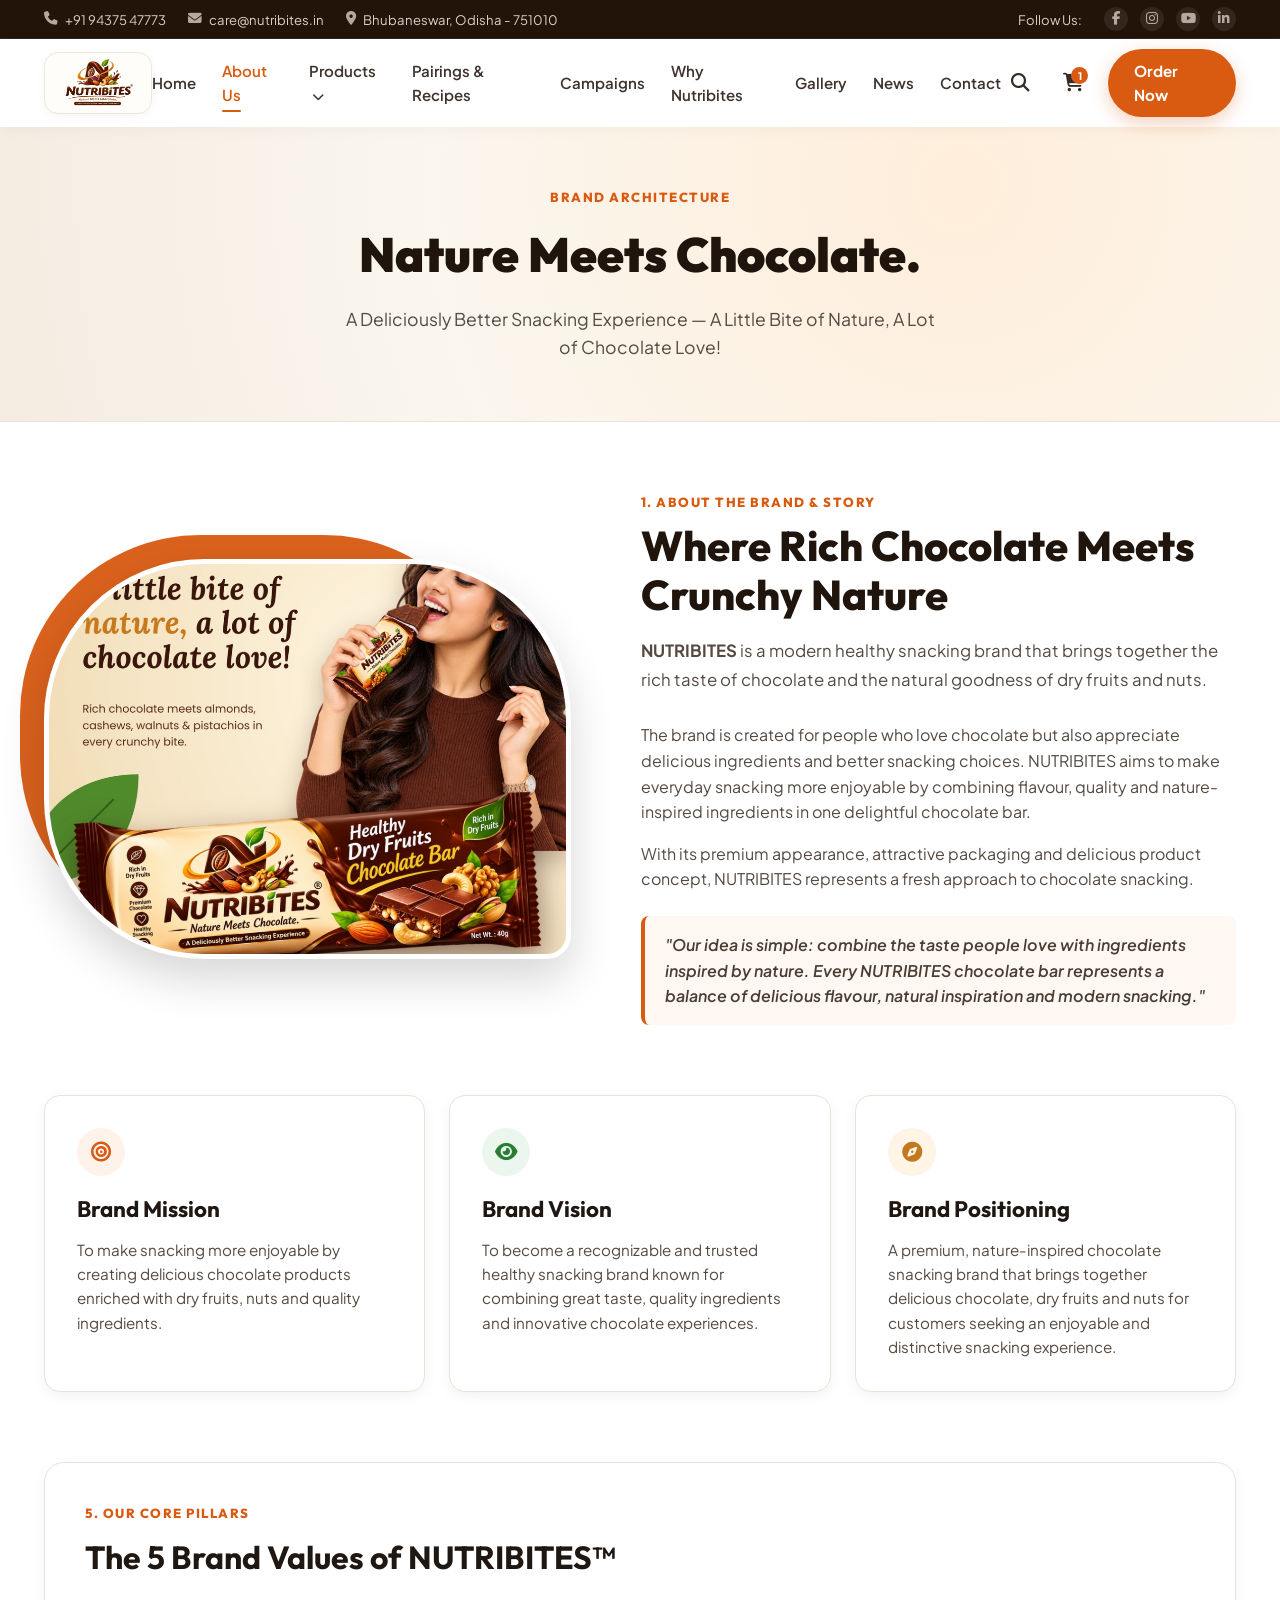
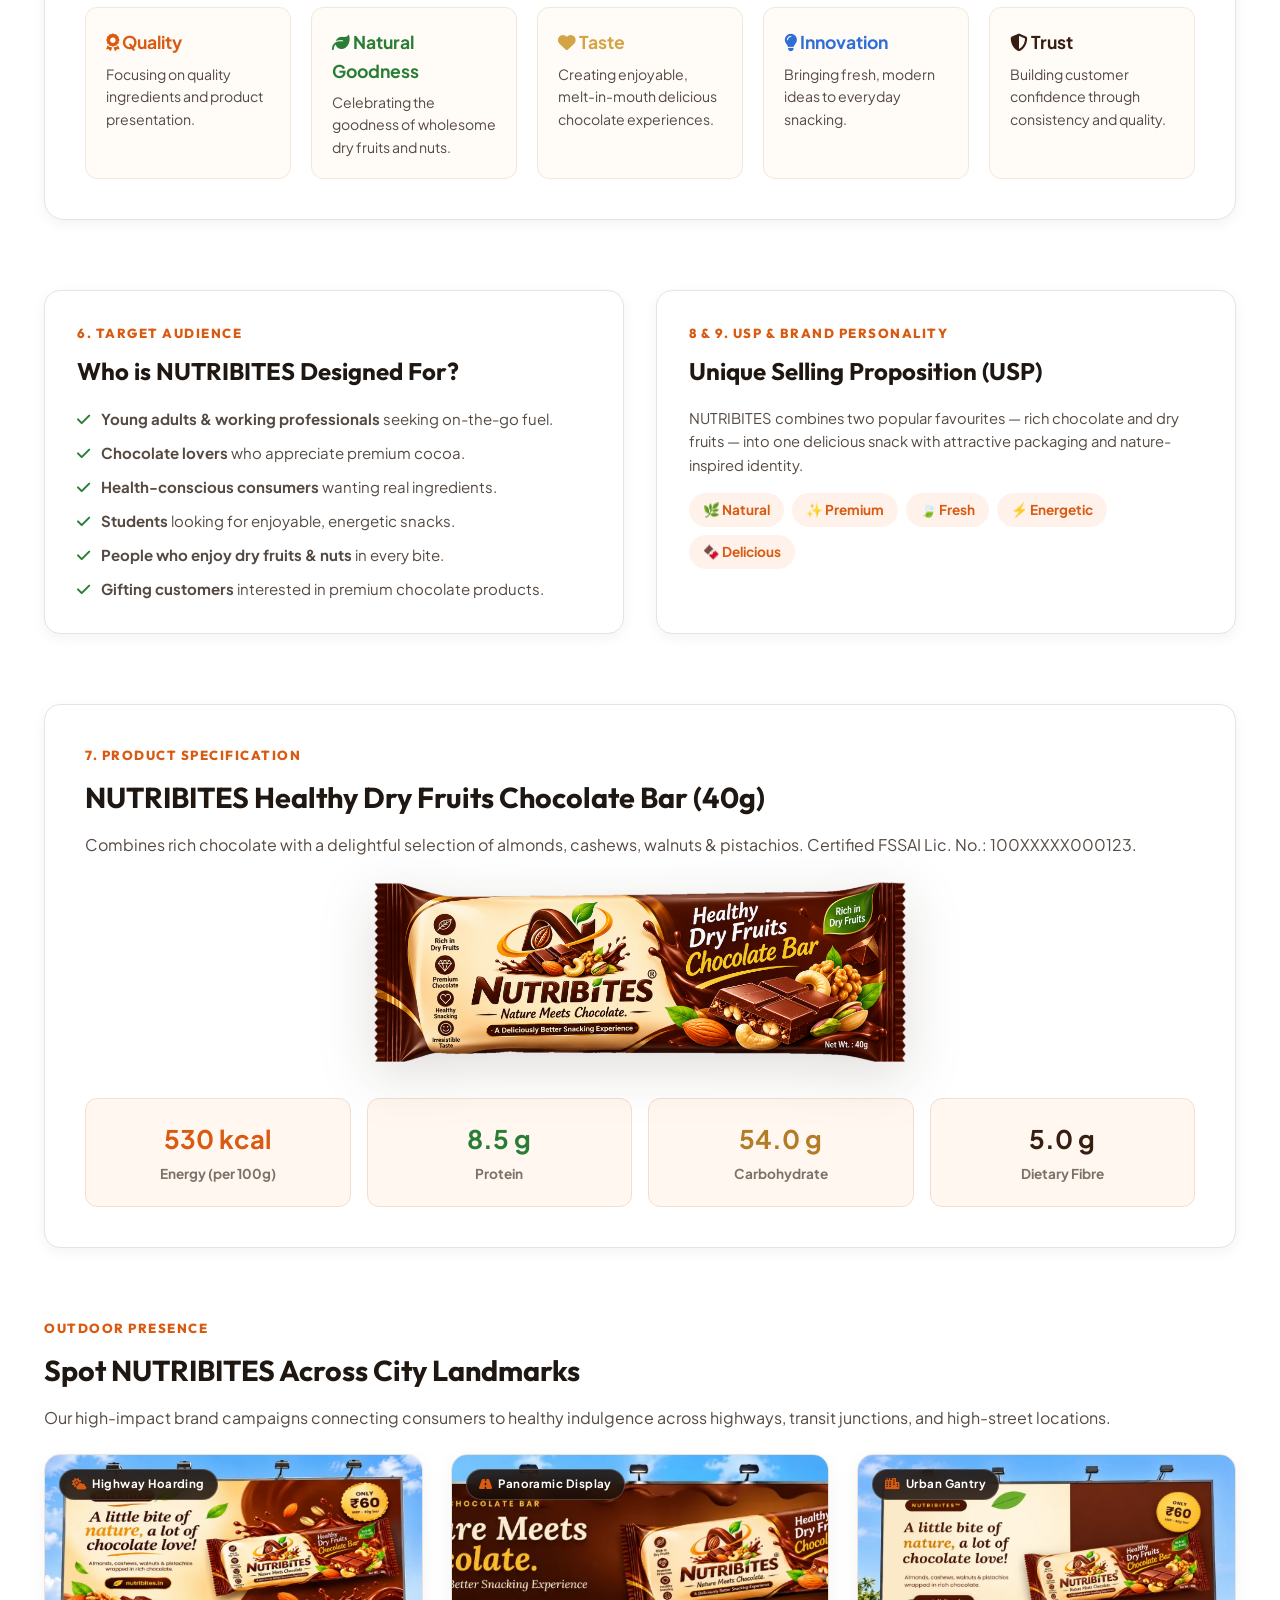
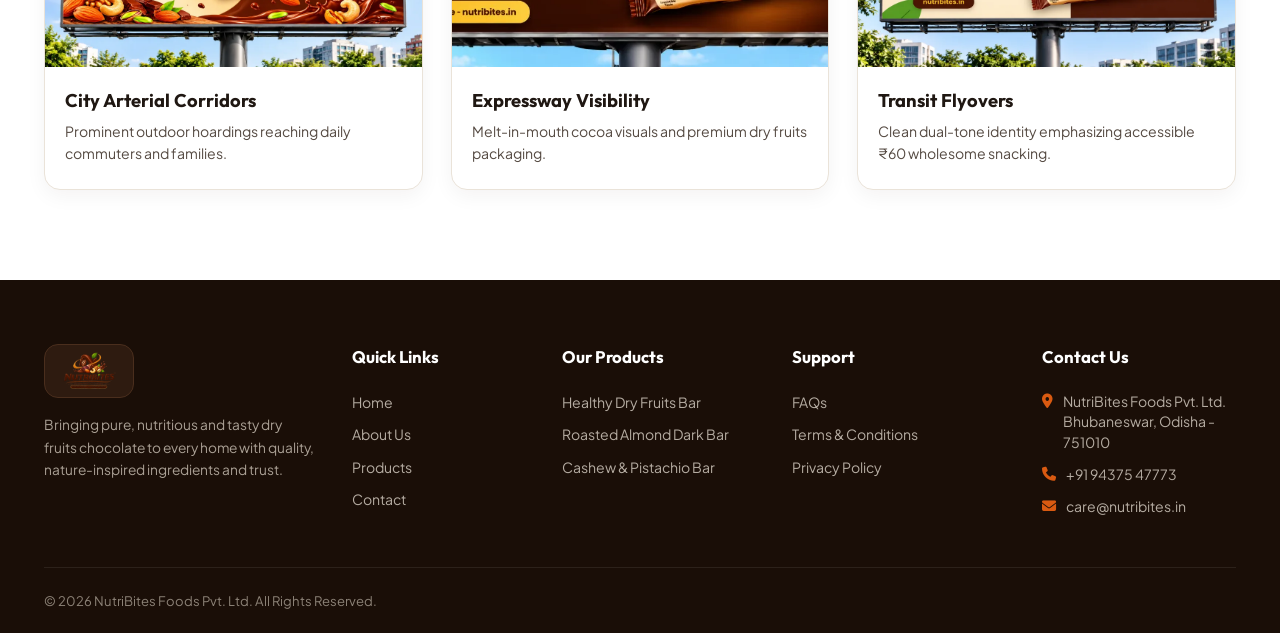
<file: about.html>
<!DOCTYPE html>
<html lang="en">
<head>
  <meta charset="UTF-8" />
  <meta name="viewport" content="width=device-width, initial-scale=1.0" />
  <title>About NUTRIBITES™ | Nature Meets Chocolate - Brand Story & Vision</title>
  <meta name="description" content="Learn about NUTRIBITES: A modern healthy snacking brand bringing together rich chocolate and the natural goodness of dry fruits and nuts." />
  
  <link rel="icon" type="image/png" href="images/logo-clean.png" />
  <link rel="preconnect" href="https://fonts.googleapis.com" />
  <link rel="preconnect" href="https://fonts.gstatic.com" crossorigin />
  <link href="https://fonts.googleapis.com/css2?family=Outfit:wght@400;500;600;700;800;900&family=Plus+Jakarta+Sans:wght@300;400;500;600;700;800&family=Playfair+Display:ital,wght@0,600;0,700;1,600&display=swap" rel="stylesheet" />
  <link rel="stylesheet" href="https://cdnjs.cloudflare.com/ajax/libs/font-awesome/6.5.1/css/all.min.css" />
  <link rel="stylesheet" href="style.css" />
</head>
<body>

  <!-- Top Bar -->
  <div class="top-bar">
    <div class="container">
      <div class="top-bar-left">
        <a href="tel:+919437547773"><i class="fa-solid fa-phone"></i> +91 94375 47773</a>
        <a href="mailto:care@nutribites.in"><i class="fa-solid fa-envelope"></i> care@nutribites.in</a>
        <span><i class="fa-solid fa-location-dot"></i> Bhubaneswar, Odisha - 751010</span>
      </div>
      <div class="top-bar-right">
        <span>Follow Us:</span>
        <div class="top-socials">
          <a href="#" aria-label="Facebook"><i class="fa-brands fa-facebook-f"></i></a>
          <a href="#" aria-label="Instagram"><i class="fa-brands fa-instagram"></i></a>
          <a href="#" aria-label="YouTube"><i class="fa-brands fa-youtube"></i></a>
          <a href="#" aria-label="LinkedIn"><i class="fa-brands fa-linkedin-in"></i></a>
        </div>
      </div>
    </div>
  </div>

  <!-- Navbar -->
  <header class="navbar">
    <div class="container">
      <a href="index.html" class="logo-box-wrapper" title="NUTRIBITES - Nature Meets Chocolate">
        <img src="images/logo-clean.png" alt="NUTRIBITES Logo" class="brand-logo-img" />
      </a>
      <ul class="nav-links">
        <li><a href="index.html">Home</a></li>
        <li class="active"><a href="about.html">About Us</a></li>
        <li><a href="products.html">Products <i class="fa-solid fa-chevron-down dropdown-icon"></i></a></li>
        <li><a href="index.html#recipes">Pairings & Recipes</a></li>
        <li><a href="index.html#campaigns">Campaigns</a></li>
        <li><a href="index.html#why-us">Why Nutribites</a></li>
        <li><a href="index.html#gallery">Gallery</a></li>
        <li><a href="index.html#news">News</a></li>
        <li><a href="contact.html">Contact</a></li>
      </ul>
      <div class="nav-actions">
        <button class="icon-btn" aria-label="Search"><i class="fa-solid fa-magnifying-glass"></i></button>
        <button class="icon-btn" aria-label="Cart"><i class="fa-solid fa-cart-shopping"></i><span class="cart-badge">1</span></button>
        <a href="products.html" class="btn-order-now">Order Now</a>
        <button class="mobile-menu-toggle" aria-label="Toggle Menu"><i class="fa-solid fa-bars"></i></button>
      </div>
    </div>
  </header>

  <!-- Banner -->
  <div class="subpage-banner">
    <div class="container">
      <span class="about-tag">BRAND ARCHITECTURE</span>
      <h1>Nature Meets Chocolate.</h1>
      <p>A Deliciously Better Snacking Experience — A Little Bite of Nature, A Lot of Chocolate Love!</p>
    </div>
  </div>

  <!-- Main Content Grid -->
  <section class="about-section" style="padding: 70px 0;">
    <div class="container">

      <!-- 1 & 2. About Brand & Brand Story -->
      <div class="about-split" style="margin-bottom: 70px;">
        <div class="about-visual-wrap">
          <div class="about-arch-bg"></div>
          <div class="about-img-frame">
            <img src="images/promo-model-bar.jpg" alt="NUTRIBITES Brand Story & Lifestyle Campaign" />
          </div>
        </div>

        <div class="about-info-col">
          <span class="about-tag">1. ABOUT THE BRAND & STORY</span>
          <h2 class="about-heading">Where Rich Chocolate Meets Crunchy Nature</h2>
          <p class="about-lead">
            <strong>NUTRIBITES</strong> is a modern healthy snacking brand that brings together the rich taste of chocolate and the natural goodness of dry fruits and nuts.
          </p>
          <p style="color: var(--text-body); margin-bottom: 16px;">
            The brand is created for people who love chocolate but also appreciate delicious ingredients and better snacking choices. NUTRIBITES aims to make everyday snacking more enjoyable by combining flavour, quality and nature-inspired ingredients in one delightful chocolate bar.
          </p>
          <p style="color: var(--text-body); margin-bottom: 24px;">
            With its premium appearance, attractive packaging and delicious product concept, NUTRIBITES represents a fresh approach to chocolate snacking.
          </p>
          <div style="background: #FFF8F2; border-left: 4px solid var(--primary); padding: 16px 20px; border-radius: 8px;">
            <em style="color: #4A3E34; font-weight: 600;">"Our idea is simple: combine the taste people love with ingredients inspired by nature. Every NUTRIBITES chocolate bar represents a balance of delicious flavour, natural inspiration and modern snacking."</em>
          </div>
        </div>
      </div>

      <!-- 3, 4, 5. Mission, Vision & Core Values -->
      <div style="display: grid; grid-template-columns: repeat(auto-fit, minmax(320px, 1fr)); gap: 24px; margin-bottom: 70px;">
        <!-- Mission -->
        <div style="background: #FFFFFF; border-radius: 16px; padding: 32px; border: 1px solid var(--border-color); box-shadow: var(--shadow-sm);">
          <div style="width: 48px; height: 48px; border-radius: 50%; background: var(--primary-light); color: var(--primary); display: flex; align-items: center; justify-content: center; font-size: 1.25rem; margin-bottom: 16px;">
            <i class="fa-solid fa-bullseye"></i>
          </div>
          <h3 style="font-family: var(--font-heading); font-size: 1.4rem; color: var(--text-dark); margin-bottom: 10px;">Brand Mission</h3>
          <p style="color: var(--text-body); font-size: 0.95rem;">
            To make snacking more enjoyable by creating delicious chocolate products enriched with dry fruits, nuts and quality ingredients.
          </p>
        </div>

        <!-- Vision -->
        <div style="background: #FFFFFF; border-radius: 16px; padding: 32px; border: 1px solid var(--border-color); box-shadow: var(--shadow-sm);">
          <div style="width: 48px; height: 48px; border-radius: 50%; background: var(--accent-green-light); color: var(--accent-green); display: flex; align-items: center; justify-content: center; font-size: 1.25rem; margin-bottom: 16px;">
            <i class="fa-solid fa-eye"></i>
          </div>
          <h3 style="font-family: var(--font-heading); font-size: 1.4rem; color: var(--text-dark); margin-bottom: 10px;">Brand Vision</h3>
          <p style="color: var(--text-body); font-size: 0.95rem;">
            To become a recognizable and trusted healthy snacking brand known for combining great taste, quality ingredients and innovative chocolate experiences.
          </p>
        </div>

        <!-- Positioning -->
        <div style="background: #FFFFFF; border-radius: 16px; padding: 32px; border: 1px solid var(--border-color); box-shadow: var(--shadow-sm);">
          <div style="width: 48px; height: 48px; border-radius: 50%; background: #FFF4E5; color: #C2781E; display: flex; align-items: center; justify-content: center; font-size: 1.25rem; margin-bottom: 16px;">
            <i class="fa-solid fa-compass"></i>
          </div>
          <h3 style="font-family: var(--font-heading); font-size: 1.4rem; color: var(--text-dark); margin-bottom: 10px;">Brand Positioning</h3>
          <p style="color: var(--text-body); font-size: 0.95rem;">
            A premium, nature-inspired chocolate snacking brand that brings together delicious chocolate, dry fruits and nuts for customers seeking an enjoyable and distinctive snacking experience.
          </p>
        </div>
      </div>

      <!-- 5. Brand Values 5-Card Row -->
      <div style="background: #FFFFFF; border-radius: 20px; padding: 40px; border: 1px solid var(--border-color); box-shadow: var(--shadow-sm); margin-bottom: 70px;">
        <span class="about-tag">5. OUR CORE PILLARS</span>
        <h3 style="font-family: var(--font-heading); font-size: 2rem; color: var(--text-dark); margin-bottom: 24px;">The 5 Brand Values of NUTRIBITES™</h3>
        
        <div style="display: grid; grid-template-columns: repeat(auto-fit, minmax(200px, 1fr)); gap: 20px;">
          <div style="background: #FFFBF7; padding: 20px; border-radius: 12px; border: 1px solid #F3E7DC;">
            <strong style="color: var(--primary); font-size: 1.1rem; display: block; margin-bottom: 6px;"><i class="fa-solid fa-award"></i> Quality</strong>
            <p style="color: var(--text-body); font-size: 0.88rem;">Focusing on quality ingredients and product presentation.</p>
          </div>

          <div style="background: #FFFBF7; padding: 20px; border-radius: 12px; border: 1px solid #F3E7DC;">
            <strong style="color: var(--accent-green); font-size: 1.1rem; display: block; margin-bottom: 6px;"><i class="fa-solid fa-leaf"></i> Natural Goodness</strong>
            <p style="color: var(--text-body); font-size: 0.88rem;">Celebrating the goodness of wholesome dry fruits and nuts.</p>
          </div>

          <div style="background: #FFFBF7; padding: 20px; border-radius: 12px; border: 1px solid #F3E7DC;">
            <strong style="color: #D4A346; font-size: 1.1rem; display: block; margin-bottom: 6px;"><i class="fa-solid fa-heart"></i> Taste</strong>
            <p style="color: var(--text-body); font-size: 0.88rem;">Creating enjoyable, melt-in-mouth delicious chocolate experiences.</p>
          </div>

          <div style="background: #FFFBF7; padding: 20px; border-radius: 12px; border: 1px solid #F3E7DC;">
            <strong style="color: #2F6ED4; font-size: 1.1rem; display: block; margin-bottom: 6px;"><i class="fa-solid fa-lightbulb"></i> Innovation</strong>
            <p style="color: var(--text-body); font-size: 0.88rem;">Bringing fresh, modern ideas to everyday snacking.</p>
          </div>

          <div style="background: #FFFBF7; padding: 20px; border-radius: 12px; border: 1px solid #F3E7DC;">
            <strong style="color: var(--choco-deep); font-size: 1.1rem; display: block; margin-bottom: 6px;"><i class="fa-solid fa-shield-halved"></i> Trust</strong>
            <p style="color: var(--text-body); font-size: 0.88rem;">Building customer confidence through consistency and quality.</p>
          </div>
        </div>
      </div>

      <!-- 6, 8, 9. Target Audience, USP & Personality -->
      <div style="display: grid; grid-template-columns: 1fr 1fr; gap: 32px; margin-bottom: 70px;">
        <!-- Target Audience -->
        <div style="background: #FFFFFF; border-radius: 16px; padding: 32px; border: 1px solid var(--border-color); box-shadow: var(--shadow-sm);">
          <span class="about-tag">6. TARGET AUDIENCE</span>
          <h3 style="font-family: var(--font-heading); font-size: 1.5rem; color: var(--text-dark); margin-bottom: 16px;">Who is NUTRIBITES Designed For?</h3>
          <ul style="list-style: none; display: flex; flex-direction: column; gap: 10px; color: var(--text-body); font-size: 0.94rem;">
            <li><i class="fa-solid fa-check" style="color: var(--accent-green); margin-right: 8px;"></i> <strong>Young adults & working professionals</strong> seeking on-the-go fuel.</li>
            <li><i class="fa-solid fa-check" style="color: var(--accent-green); margin-right: 8px;"></i> <strong>Chocolate lovers</strong> who appreciate premium cocoa.</li>
            <li><i class="fa-solid fa-check" style="color: var(--accent-green); margin-right: 8px;"></i> <strong>Health-conscious consumers</strong> wanting real ingredients.</li>
            <li><i class="fa-solid fa-check" style="color: var(--accent-green); margin-right: 8px;"></i> <strong>Students</strong> looking for enjoyable, energetic snacks.</li>
            <li><i class="fa-solid fa-check" style="color: var(--accent-green); margin-right: 8px;"></i> <strong>People who enjoy dry fruits & nuts</strong> in every bite.</li>
            <li><i class="fa-solid fa-check" style="color: var(--accent-green); margin-right: 8px;"></i> <strong>Gifting customers</strong> interested in premium chocolate products.</li>
          </ul>
        </div>

        <!-- USP & Personality -->
        <div style="background: #FFFFFF; border-radius: 16px; padding: 32px; border: 1px solid var(--border-color); box-shadow: var(--shadow-sm);">
          <span class="about-tag">8 & 9. USP & BRAND PERSONALITY</span>
          <h3 style="font-family: var(--font-heading); font-size: 1.5rem; color: var(--text-dark); margin-bottom: 16px;">Unique Selling Proposition (USP)</h3>
          <p style="color: var(--text-body); font-size: 0.92rem; margin-bottom: 16px;">
            NUTRIBITES combines two popular favourites — rich chocolate and dry fruits — into one delicious snack with attractive packaging and nature-inspired identity.
          </p>
          <div style="display: flex; flex-wrap: wrap; gap: 8px; margin-top: 14px;">
            <span style="background: #FFF2EB; color: var(--primary); font-weight: 700; font-size: 0.85rem; padding: 6px 14px; border-radius: 999px;">🌿 Natural</span>
            <span style="background: #FFF2EB; color: var(--primary); font-weight: 700; font-size: 0.85rem; padding: 6px 14px; border-radius: 999px;">✨ Premium</span>
            <span style="background: #FFF2EB; color: var(--primary); font-weight: 700; font-size: 0.85rem; padding: 6px 14px; border-radius: 999px;">🍃 Fresh</span>
            <span style="background: #FFF2EB; color: var(--primary); font-weight: 700; font-size: 0.85rem; padding: 6px 14px; border-radius: 999px;">⚡ Energetic</span>
            <span style="background: #FFF2EB; color: var(--primary); font-weight: 700; font-size: 0.85rem; padding: 6px 14px; border-radius: 999px;">🍫 Delicious</span>
          </div>
        </div>
      </div>

      <!-- 7. Product Details & Nutrition from Packaging -->
      <div style="background: #FFFFFF; border-radius: var(--radius-md); padding: 40px; border: 1px solid var(--border-color); box-shadow: var(--shadow-sm); margin-bottom: 70px;">
        <span class="about-tag">7. PRODUCT SPECIFICATION</span>
        <h3 style="font-family: var(--font-heading); font-size: 1.8rem; margin-bottom: 12px; color: var(--text-dark);">NUTRIBITES Healthy Dry Fruits Chocolate Bar (40g)</h3>
        <p style="color: var(--text-body); margin-bottom: 24px;">
          Combines rich chocolate with a delightful selection of almonds, cashews, walnuts & pistachios. Certified FSSAI Lic. No.: 100XXXXX000123.
        </p>

        <div style="text-align: center; margin: 20px 0 30px;">
          <img src="images/pack-horizontal-clean.png" alt="NUTRIBITES 40g Flagship Bar Packaging" style="max-width: 100%; height: auto; max-height: 180px; filter: drop-shadow(0 14px 28px rgba(35,20,10,0.15));" />
        </div>

        <div style="display: grid; grid-template-columns: repeat(auto-fit, minmax(180px, 1fr)); gap: 16px;">
          <div style="background: #FFF7F0; padding: 20px; border-radius: 12px; border: 1px solid #F0DFD0; text-align: center;">
            <strong style="display: block; font-size: 1.6rem; color: var(--primary);">530 kcal</strong>
            <span style="font-size: 0.85rem; color: var(--text-muted); font-weight: 700;">Energy (per 100g)</span>
          </div>
          <div style="background: #FFF7F0; padding: 20px; border-radius: 12px; border: 1px solid #F0DFD0; text-align: center;">
            <strong style="display: block; font-size: 1.6rem; color: var(--accent-green);">8.5 g</strong>
            <span style="font-size: 0.85rem; color: var(--text-muted); font-weight: 700;">Protein</span>
          </div>
          <div style="background: #FFF7F0; padding: 20px; border-radius: 12px; border: 1px solid #F0DFD0; text-align: center;">
            <strong style="display: block; font-size: 1.6rem; color: #B37D28;">54.0 g</strong>
            <span style="font-size: 0.85rem; color: var(--text-muted); font-weight: 700;">Carbohydrate</span>
          </div>
          <div style="background: #FFF7F0; padding: 20px; border-radius: 12px; border: 1px solid #F0DFD0; text-align: center;">
            <strong style="display: block; font-size: 1.6rem; color: var(--choco-deep);">5.0 g</strong>
            <span style="font-size: 0.85rem; color: var(--text-muted); font-weight: 700;">Dietary Fibre</span>
          </div>
        </div>
      </div>

      <!-- 8. Real World Outdoor Campaign Presence -->
      <div style="margin-bottom: 20px;">
        <span class="about-tag">OUTDOOR PRESENCE</span>
        <h3 style="font-family: var(--font-heading); font-size: 1.8rem; margin-bottom: 12px; color: var(--text-dark);">Spot NUTRIBITES Across City Landmarks</h3>
        <p style="color: var(--text-body); margin-bottom: 24px;">Our high-impact brand campaigns connecting consumers to healthy indulgence across highways, transit junctions, and high-street locations.</p>
        
        <div class="billboard-grid">
          <div class="billboard-card">
            <div class="billboard-img-wrap">
              <img src="images/billboard-sunny.webp" alt="NUTRIBITES Highway Billboard" loading="lazy" />
              <span class="billboard-badge"><i class="fa-solid fa-cloud-sun"></i> Highway Hoarding</span>
            </div>
            <div class="billboard-meta">
              <h4>City Arterial Corridors</h4>
              <p>Prominent outdoor hoardings reaching daily commuters and families.</p>
            </div>
          </div>

          <div class="billboard-card">
            <div class="billboard-img-wrap">
              <img src="images/billboard-wide.webp" alt="NUTRIBITES Panoramic Billboard" loading="lazy" />
              <span class="billboard-badge"><i class="fa-solid fa-road"></i> Panoramic Display</span>
            </div>
            <div class="billboard-meta">
              <h4>Expressway Visibility</h4>
              <p>Melt-in-mouth cocoa visuals and premium dry fruits packaging.</p>
            </div>
          </div>

          <div class="billboard-card">
            <div class="billboard-img-wrap">
              <img src="images/billboard-minimal.webp" alt="NUTRIBITES Urban Gantry" loading="lazy" />
              <span class="billboard-badge"><i class="fa-solid fa-city"></i> Urban Gantry</span>
            </div>
            <div class="billboard-meta">
              <h4>Transit Flyovers</h4>
              <p>Clean dual-tone identity emphasizing accessible ₹60 wholesome snacking.</p>
            </div>
          </div>
        </div>
      </div>

    </div>
  </section>

  <!-- Footer -->
  <footer class="main-footer" id="contact">
    <div class="container">
      <div class="footer-grid">
        <div class="footer-col">
          <div class="footer-logo">
            <img src="images/logo-clean.png" alt="NUTRIBITES Logo" />
          </div>
          <p class="footer-about-text">
            Bringing pure, nutritious and tasty dry fruits chocolate to every home with quality, nature-inspired ingredients and trust.
          </p>
        </div>
        <div class="footer-col">
          <h4>Quick Links</h4>
          <ul class="footer-links">
            <li><a href="index.html">Home</a></li>
            <li><a href="about.html">About Us</a></li>
            <li><a href="products.html">Products</a></li>
            <li><a href="contact.html">Contact</a></li>
          </ul>
        </div>
        <div class="footer-col">
          <h4>Our Products</h4>
          <ul class="footer-links">
            <li><a href="products.html">Healthy Dry Fruits Bar</a></li>
            <li><a href="products.html">Roasted Almond Dark Bar</a></li>
            <li><a href="products.html">Cashew & Pistachio Bar</a></li>
          </ul>
        </div>
        <div class="footer-col">
          <h4>Support</h4>
          <ul class="footer-links">
            <li><a href="#">FAQs</a></li>
            <li><a href="#">Terms & Conditions</a></li>
            <li><a href="#">Privacy Policy</a></li>
          </ul>
        </div>
        <div class="footer-col">
          <h4>Contact Us</h4>
          <ul class="footer-contact-info">
            <li><i class="fa-solid fa-location-dot"></i><span>NutriBites Foods Pvt. Ltd.<br>Bhubaneswar, Odisha - 751010</span></li>
            <li><i class="fa-solid fa-phone"></i><span>+91 94375 47773</span></li>
            <li><i class="fa-solid fa-envelope"></i><span>care@nutribites.in</span></li>
          </ul>
        </div>
      </div>
      <div class="footer-bottom">
        <div class="container" style="padding: 0;">
          <div>&copy; 2026 NutriBites Foods Pvt. Ltd. All Rights Reserved.</div>
        </div>
      </div>
    </div>
  </footer>

  <script src="main.js"></script>
</body>
</html>
</file>
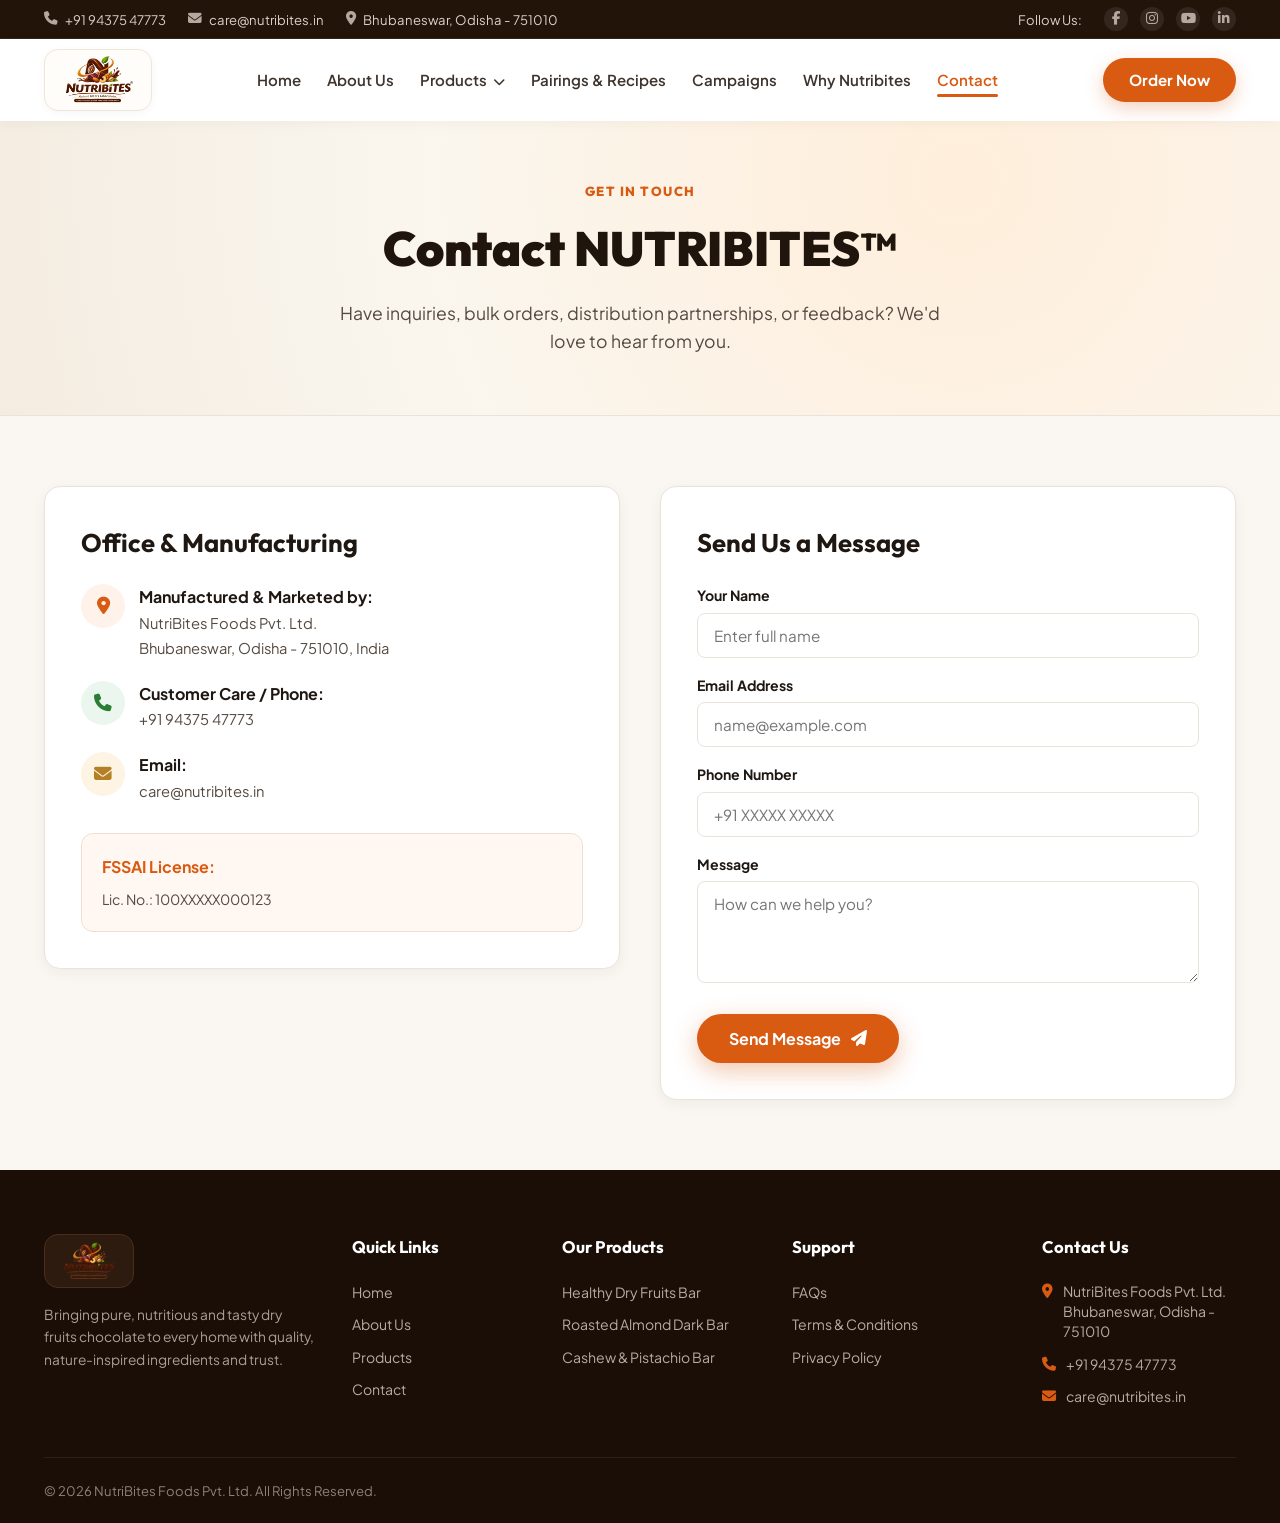
<file: contact.html>
<!DOCTYPE html>
<html lang="en">
<head>
  <meta charset="UTF-8" />
  <meta name="viewport" content="width=device-width, initial-scale=1.0" />
  <title>Contact Us | NUTRIBITES™ - Bhubaneswar, Odisha</title>
  <link rel="icon" type="image/png" href="images/logo-clean.png" />
  <link rel="preconnect" href="https://fonts.googleapis.com" />
  <link rel="preconnect" href="https://fonts.gstatic.com" crossorigin />
  <link href="https://fonts.googleapis.com/css2?family=Outfit:wght@400;500;600;700;800;900&family=Plus+Jakarta+Sans:wght@300;400;500;600;700;800&display=swap" rel="stylesheet" />
  <link rel="stylesheet" href="https://cdnjs.cloudflare.com/ajax/libs/font-awesome/6.5.1/css/all.min.css" />
  <link rel="stylesheet" href="style.css" />
</head>
<body>

  <!-- Top Bar -->
  <div class="top-bar">
    <div class="container">
      <div class="top-bar-left">
        <a href="tel:+919437547773"><i class="fa-solid fa-phone"></i> +91 94375 47773</a>
        <a href="mailto:care@nutribites.in"><i class="fa-solid fa-envelope"></i> care@nutribites.in</a>
        <span><i class="fa-solid fa-location-dot"></i> Bhubaneswar, Odisha - 751010</span>
      </div>
      <div class="top-bar-right">
        <span>Follow Us:</span>
        <div class="top-socials">
          <a href="#"><i class="fa-brands fa-facebook-f"></i></a>
          <a href="#"><i class="fa-brands fa-instagram"></i></a>
          <a href="#"><i class="fa-brands fa-youtube"></i></a>
          <a href="#"><i class="fa-brands fa-linkedin-in"></i></a>
        </div>
      </div>
    </div>
  </div>

  <!-- Navbar -->
  <header class="navbar">
    <div class="container">
      <a href="index.html" class="logo-box-wrapper">
        <img src="images/logo-clean.png" alt="NUTRIBITES Logo" class="brand-logo-img" />
      </a>
      <ul class="nav-links">
        <li><a href="index.html">Home</a></li>
        <li><a href="about.html">About Us</a></li>
        <li><a href="products.html">Products <i class="fa-solid fa-chevron-down dropdown-icon"></i></a></li>
        <li><a href="index.html#recipes">Pairings & Recipes</a></li>
        <li><a href="index.html#campaigns">Campaigns</a></li>
        <li><a href="index.html#why-us">Why Nutribites</a></li>
        <li class="active"><a href="contact.html">Contact</a></li>
      </ul>
      <div class="nav-actions">
        <a href="products.html" class="btn-order-now">Order Now</a>
        <button class="mobile-menu-toggle" aria-label="Toggle Menu"><i class="fa-solid fa-bars"></i></button>
      </div>
    </div>
  </header>

  <!-- Banner -->
  <div class="subpage-banner">
    <div class="container">
      <span class="about-tag">GET IN TOUCH</span>
      <h1>Contact NUTRIBITES™</h1>
      <p>Have inquiries, bulk orders, distribution partnerships, or feedback? We'd love to hear from you.</p>
    </div>
  </div>

  <!-- Contact Form & Info Split -->
  <section style="padding: 70px 0; background: var(--bg-cream);">
    <div class="container">
      <div style="display: grid; grid-template-columns: repeat(auto-fit, minmax(320px, 1fr)); gap: 40px; align-items: start;">
        
        <!-- Info Card -->
        <div style="background: #FFFFFF; padding: 36px; border-radius: var(--radius-md); border: 1px solid var(--border-color); box-shadow: var(--shadow-sm);">
          <h3 style="font-family: var(--font-heading); font-size: 1.6rem; margin-bottom: 20px; color: var(--text-dark);">Office & Manufacturing</h3>
          
          <div style="display: flex; flex-direction: column; gap: 20px; margin-bottom: 30px;">
            <div style="display: flex; gap: 14px; align-items: flex-start;">
              <div style="width: 44px; height: 44px; border-radius: 50%; background: var(--primary-light); color: var(--primary); display: flex; align-items: center; justify-content: center; flex-shrink: 0; font-size: 1.1rem;">
                <i class="fa-solid fa-location-dot"></i>
              </div>
              <div>
                <strong style="display: block; color: var(--text-dark);">Manufactured & Marketed by:</strong>
                <span style="color: var(--text-body); font-size: 0.92rem;">NutriBites Foods Pvt. Ltd.<br>Bhubaneswar, Odisha - 751010, India</span>
              </div>
            </div>

            <div style="display: flex; gap: 14px; align-items: flex-start;">
              <div style="width: 44px; height: 44px; border-radius: 50%; background: var(--accent-green-light); color: var(--accent-green); display: flex; align-items: center; justify-content: center; flex-shrink: 0; font-size: 1.1rem;">
                <i class="fa-solid fa-phone"></i>
              </div>
              <div>
                <strong style="display: block; color: var(--text-dark);">Customer Care / Phone:</strong>
                <span style="color: var(--text-body); font-size: 0.92rem;">+91 94375 47773</span>
              </div>
            </div>

            <div style="display: flex; gap: 14px; align-items: flex-start;">
              <div style="width: 44px; height: 44px; border-radius: 50%; background: #FDF4E3; color: #B57F26; display: flex; align-items: center; justify-content: center; flex-shrink: 0; font-size: 1.1rem;">
                <i class="fa-solid fa-envelope"></i>
              </div>
              <div>
                <strong style="display: block; color: var(--text-dark);">Email:</strong>
                <span style="color: var(--text-body); font-size: 0.92rem;">care@nutribites.in</span>
              </div>
            </div>
          </div>

          <div style="background: #FFF8F2; padding: 20px; border-radius: 12px; border: 1px solid #F0DFD0;">
            <strong style="color: var(--primary); display: block; margin-bottom: 6px;">FSSAI License:</strong>
            <span style="font-size: 0.88rem; color: var(--text-body);">Lic. No.: 100XXXXX000123</span>
          </div>
        </div>

        <!-- Form Card -->
        <div style="background: #FFFFFF; padding: 36px; border-radius: var(--radius-md); border: 1px solid var(--border-color); box-shadow: var(--shadow-sm);">
          <h3 style="font-family: var(--font-heading); font-size: 1.6rem; margin-bottom: 20px; color: var(--text-dark);">Send Us a Message</h3>
          
          <form onsubmit="event.preventDefault(); alert('Message sent successfully! We will get back to you shortly.');" style="display: flex; flex-direction: column; gap: 16px;">
            <div>
              <label style="display: block; font-size: 0.88rem; font-weight: 700; color: var(--text-dark); margin-bottom: 6px;">Your Name</label>
              <input type="text" required placeholder="Enter full name" style="width: 100%; padding: 12px 16px; border: 1.5px solid var(--border-color); border-radius: 8px; font-family: inherit; font-size: 0.95rem; outline: none;" />
            </div>

            <div>
              <label style="display: block; font-size: 0.88rem; font-weight: 700; color: var(--text-dark); margin-bottom: 6px;">Email Address</label>
              <input type="email" required placeholder="name@example.com" style="width: 100%; padding: 12px 16px; border: 1.5px solid var(--border-color); border-radius: 8px; font-family: inherit; font-size: 0.95rem; outline: none;" />
            </div>

            <div>
              <label style="display: block; font-size: 0.88rem; font-weight: 700; color: var(--text-dark); margin-bottom: 6px;">Phone Number</label>
              <input type="tel" placeholder="+91 XXXXX XXXXX" style="width: 100%; padding: 12px 16px; border: 1.5px solid var(--border-color); border-radius: 8px; font-family: inherit; font-size: 0.95rem; outline: none;" />
            </div>

            <div>
              <label style="display: block; font-size: 0.88rem; font-weight: 700; color: var(--text-dark); margin-bottom: 6px;">Message</label>
              <textarea rows="4" required placeholder="How can we help you?" style="width: 100%; padding: 12px 16px; border: 1.5px solid var(--border-color); border-radius: 8px; font-family: inherit; font-size: 0.95rem; outline: none;"></textarea>
            </div>

            <button type="submit" class="btn-hero-primary" style="align-self: flex-start; margin-top: 8px;">Send Message <i class="fa-solid fa-paper-plane"></i></button>
          </form>
        </div>

      </div>
    </div>
  </section>

  <!-- Footer -->
  <footer class="main-footer">
    <div class="container">
      <div class="footer-grid">
        <div class="footer-col">
          <div class="footer-logo">
            <img src="images/logo-clean.png" alt="NUTRIBITES Logo" />
          </div>
          <p class="footer-about-text">
            Bringing pure, nutritious and tasty dry fruits chocolate to every home with quality, nature-inspired ingredients and trust.
          </p>
        </div>
        <div class="footer-col">
          <h4>Quick Links</h4>
          <ul class="footer-links">
            <li><a href="index.html">Home</a></li>
            <li><a href="about.html">About Us</a></li>
            <li><a href="products.html">Products</a></li>
            <li><a href="contact.html">Contact</a></li>
          </ul>
        </div>
        <div class="footer-col">
          <h4>Our Products</h4>
          <ul class="footer-links">
            <li><a href="products.html">Healthy Dry Fruits Bar</a></li>
            <li><a href="products.html">Roasted Almond Dark Bar</a></li>
            <li><a href="products.html">Cashew & Pistachio Bar</a></li>
          </ul>
        </div>
        <div class="footer-col">
          <h4>Support</h4>
          <ul class="footer-links">
            <li><a href="#">FAQs</a></li>
            <li><a href="#">Terms & Conditions</a></li>
            <li><a href="#">Privacy Policy</a></li>
          </ul>
        </div>
        <div class="footer-col">
          <h4>Contact Us</h4>
          <ul class="footer-contact-info">
            <li><i class="fa-solid fa-location-dot"></i><span>NutriBites Foods Pvt. Ltd.<br>Bhubaneswar, Odisha - 751010</span></li>
            <li><i class="fa-solid fa-phone"></i><span>+91 94375 47773</span></li>
            <li><i class="fa-solid fa-envelope"></i><span>care@nutribites.in</span></li>
          </ul>
        </div>
      </div>
      <div class="footer-bottom">
        <div class="container" style="padding: 0;">
          <div>&copy; 2026 NutriBites Foods Pvt. Ltd. All Rights Reserved.</div>
        </div>
      </div>
    </div>
  </footer>

  <script src="main.js"></script>
</body>
</html>
</file>
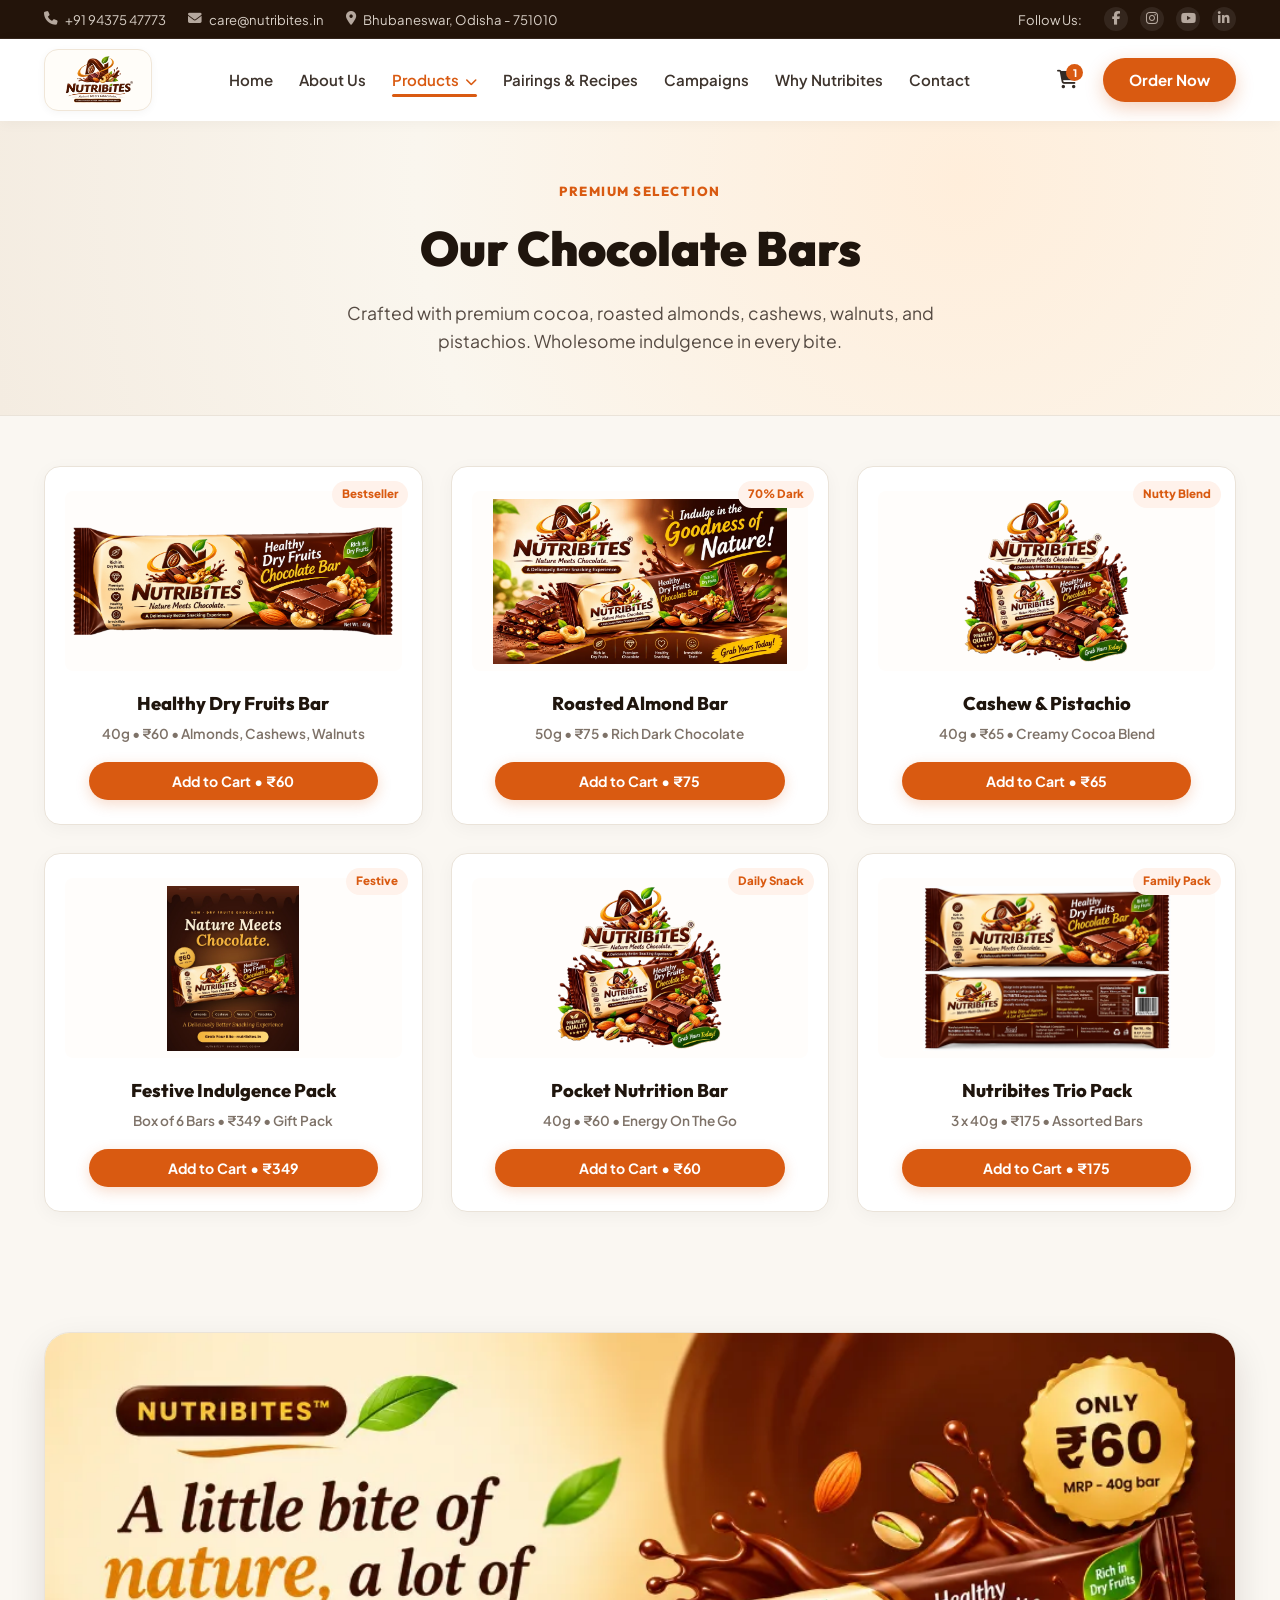
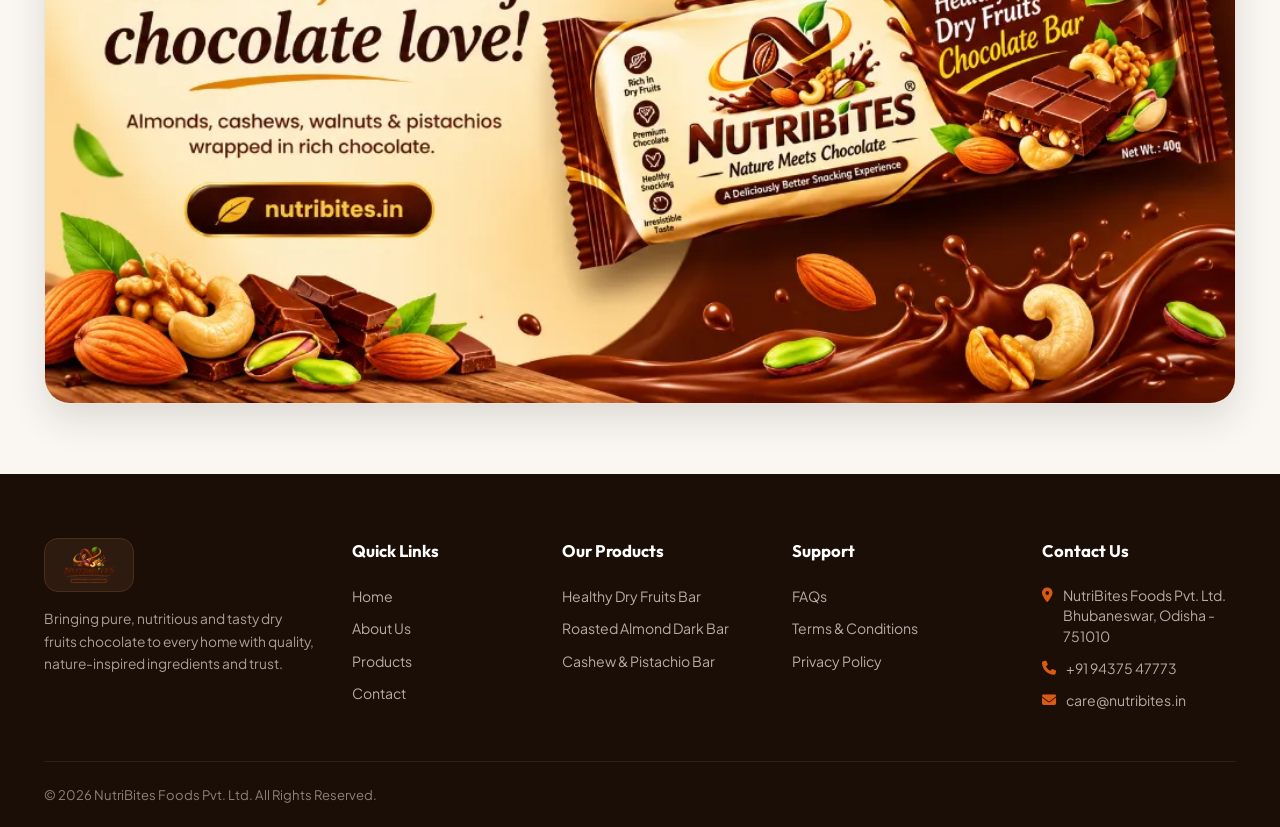
<file: products.html>
<!DOCTYPE html>
<html lang="en">
<head>
  <meta charset="UTF-8" />
  <meta name="viewport" content="width=device-width, initial-scale=1.0" />
  <title>Products | NUTRIBITES™ - Healthy Dry Fruits Chocolate Bars</title>
  <link rel="icon" type="image/png" href="images/logo-clean.png" />
  <link rel="preconnect" href="https://fonts.googleapis.com" />
  <link rel="preconnect" href="https://fonts.gstatic.com" crossorigin />
  <link href="https://fonts.googleapis.com/css2?family=Outfit:wght@400;500;600;700;800;900&family=Plus+Jakarta+Sans:wght@300;400;500;600;700;800&display=swap" rel="stylesheet" />
  <link rel="stylesheet" href="https://cdnjs.cloudflare.com/ajax/libs/font-awesome/6.5.1/css/all.min.css" />
  <link rel="stylesheet" href="style.css" />
</head>
<body>

  <!-- Top Bar -->
  <div class="top-bar">
    <div class="container">
      <div class="top-bar-left">
        <a href="tel:+919437547773"><i class="fa-solid fa-phone"></i> +91 94375 47773</a>
        <a href="mailto:care@nutribites.in"><i class="fa-solid fa-envelope"></i> care@nutribites.in</a>
        <span><i class="fa-solid fa-location-dot"></i> Bhubaneswar, Odisha - 751010</span>
      </div>
      <div class="top-bar-right">
        <span>Follow Us:</span>
        <div class="top-socials">
          <a href="#"><i class="fa-brands fa-facebook-f"></i></a>
          <a href="#"><i class="fa-brands fa-instagram"></i></a>
          <a href="#"><i class="fa-brands fa-youtube"></i></a>
          <a href="#"><i class="fa-brands fa-linkedin-in"></i></a>
        </div>
      </div>
    </div>
  </div>

  <!-- Navbar -->
  <header class="navbar">
    <div class="container">
      <a href="index.html" class="logo-box-wrapper">
        <img src="images/logo-clean.png" alt="NUTRIBITES Logo" class="brand-logo-img" />
      </a>
      <ul class="nav-links">
        <li><a href="index.html">Home</a></li>
        <li><a href="about.html">About Us</a></li>
        <li class="active"><a href="products.html">Products <i class="fa-solid fa-chevron-down dropdown-icon"></i></a></li>
        <li><a href="index.html#recipes">Pairings & Recipes</a></li>
        <li><a href="index.html#campaigns">Campaigns</a></li>
        <li><a href="index.html#why-us">Why Nutribites</a></li>
        <li><a href="contact.html">Contact</a></li>
      </ul>
      <div class="nav-actions">
        <button class="icon-btn" aria-label="Cart"><i class="fa-solid fa-cart-shopping"></i><span class="cart-badge">1</span></button>
        <a href="contact.html" class="btn-order-now">Order Now</a>
        <button class="mobile-menu-toggle" aria-label="Toggle Menu"><i class="fa-solid fa-bars"></i></button>
      </div>
    </div>
  </header>

  <!-- Banner -->
  <div class="subpage-banner">
    <div class="container">
      <span class="about-tag">PREMIUM SELECTION</span>
      <h1>Our Chocolate Bars</h1>
      <p>Crafted with premium cocoa, roasted almonds, cashews, walnuts, and pistachios. Wholesome indulgence in every bite.</p>
    </div>
  </div>

  <!-- Products Grid -->
  <section class="featured-section" style="padding-top: 50px;">
    <div class="container">
      <div class="products-grid" style="grid-template-columns: repeat(auto-fit, minmax(280px, 1fr)); gap: 28px;">
        
        <!-- Product 1 -->
        <div class="product-card">
          <span class="prod-card-badge">Bestseller</span>
          <div class="prod-img-box">
            <img src="images/pack-horizontal-clean.png" alt="Healthy Dry Fruits Chocolate Bar" />
          </div>
          <h3 class="prod-title">Healthy Dry Fruits Bar</h3>
          <span class="prod-spec">40g &bull; ₹60 &bull; Almonds, Cashews, Walnuts</span>
          <button class="btn-view-prod" onclick="alert('Added 40g Healthy Dry Fruits Bar to Cart!')">Add to Cart &bull; ₹60</button>
        </div>

        <!-- Product 2 -->
        <div class="product-card">
          <span class="prod-card-badge">70% Dark</span>
          <div class="prod-img-box">
            <img src="images/square-splash-nuts.webp" alt="Roasted Almond Bar" />
          </div>
          <h3 class="prod-title">Roasted Almond Bar</h3>
          <span class="prod-spec">50g &bull; ₹75 &bull; Rich Dark Chocolate</span>
          <button class="btn-view-prod" onclick="alert('Added 50g Roasted Almond Bar to Cart!')">Add to Cart &bull; ₹75</button>
        </div>

        <!-- Product 3 -->
        <div class="product-card">
          <span class="prod-card-badge">Nutty Blend</span>
          <div class="prod-img-box">
            <img src="images/pack-splash-3d.png" alt="Cashew & Pistachio Crunch" />
          </div>
          <h3 class="prod-title">Cashew & Pistachio</h3>
          <span class="prod-spec">40g &bull; ₹65 &bull; Creamy Cocoa Blend</span>
          <button class="btn-view-prod" onclick="alert('Added 40g Cashew & Pistachio to Cart!')">Add to Cart &bull; ₹65</button>
        </div>

        <!-- Product 4 -->
        <div class="product-card">
          <span class="prod-card-badge">Festive</span>
          <div class="prod-img-box">
            <img src="images/poster-social-vertical.jpg" alt="Gift Hamper Pack" />
          </div>
          <h3 class="prod-title">Festive Indulgence Pack</h3>
          <span class="prod-spec">Box of 6 Bars &bull; ₹349 &bull; Gift Pack</span>
          <button class="btn-view-prod" onclick="alert('Added Festive Indulgence Pack to Cart!')">Add to Cart &bull; ₹349</button>
        </div>

        <!-- Product 5 -->
        <div class="product-card">
          <span class="prod-card-badge">Daily Snack</span>
          <div class="prod-img-box">
            <img src="images/hero-pack-new.png" alt="Nutribites Pocket Bar" />
          </div>
          <h3 class="prod-title">Pocket Nutrition Bar</h3>
          <span class="prod-spec">40g &bull; ₹60 &bull; Energy On The Go</span>
          <button class="btn-view-prod" onclick="alert('Added 40g Pocket Nutrition Bar to Cart!')">Add to Cart &bull; ₹60</button>
        </div>

        <!-- Product 6 -->
        <div class="product-card">
          <span class="prod-card-badge">Family Pack</span>
          <div class="prod-img-box">
            <img src="images/packaging-flat.jpg" alt="Nutribites Family Trio" />
          </div>
          <h3 class="prod-title">Nutribites Trio Pack</h3>
          <span class="prod-spec">3 x 40g &bull; ₹175 &bull; Assorted Bars</span>
          <button class="btn-view-prod" onclick="alert('Added Nutribites Trio Pack to Cart!')">Add to Cart &bull; ₹175</button>
        </div>

      </div>
    </div>
  </section>

  <!-- Rich Campaign Banner -->
  <section class="container" style="margin: 50px auto 70px;">
    <div style="position: relative; border-radius: var(--radius-lg); overflow: hidden; box-shadow: 0 16px 36px rgba(35,20,10,0.12); border: 1px solid var(--border-color);">
      <img src="images/banner-splash-rich.webp" alt="NUTRIBITES Rich Splash Banner - Nature Meets Chocolate" style="width: 100%; height: auto; display: block;" />
    </div>
  </section>

  <!-- Footer -->
  <footer class="main-footer">
    <div class="container">
      <div class="footer-grid">
        <div class="footer-col">
          <div class="footer-logo">
            <img src="images/logo-clean.png" alt="NUTRIBITES Logo" />
          </div>
          <p class="footer-about-text">
            Bringing pure, nutritious and tasty dry fruits chocolate to every home with quality, nature-inspired ingredients and trust.
          </p>
        </div>
        <div class="footer-col">
          <h4>Quick Links</h4>
          <ul class="footer-links">
            <li><a href="index.html">Home</a></li>
            <li><a href="about.html">About Us</a></li>
            <li><a href="products.html">Products</a></li>
            <li><a href="contact.html">Contact</a></li>
          </ul>
        </div>
        <div class="footer-col">
          <h4>Our Products</h4>
          <ul class="footer-links">
            <li><a href="products.html">Healthy Dry Fruits Bar</a></li>
            <li><a href="products.html">Roasted Almond Dark Bar</a></li>
            <li><a href="products.html">Cashew & Pistachio Bar</a></li>
          </ul>
        </div>
        <div class="footer-col">
          <h4>Support</h4>
          <ul class="footer-links">
            <li><a href="#">FAQs</a></li>
            <li><a href="#">Terms & Conditions</a></li>
            <li><a href="#">Privacy Policy</a></li>
          </ul>
        </div>
        <div class="footer-col">
          <h4>Contact Us</h4>
          <ul class="footer-contact-info">
            <li><i class="fa-solid fa-location-dot"></i><span>NutriBites Foods Pvt. Ltd.<br>Bhubaneswar, Odisha - 751010</span></li>
            <li><i class="fa-solid fa-phone"></i><span>+91 94375 47773</span></li>
            <li><i class="fa-solid fa-envelope"></i><span>care@nutribites.in</span></li>
          </ul>
        </div>
      </div>
      <div class="footer-bottom">
        <div class="container" style="padding: 0;">
          <div>&copy; 2026 NutriBites Foods Pvt. Ltd. All Rights Reserved.</div>
        </div>
      </div>
    </div>
  </footer>

  <script src="main.js"></script>
</body>
</html>
</file>
<file: style.css>
/* ═════════════════════════════════════════
   NUTRIBITES™ DESIGN TOKENS & SYSTEM
   15+ Years Senior UX/UI Standards
═════════════════════════════════════════ */
:root {
  --primary: #D95A11;           /* Warm Sunburst Orange */
  --primary-hover: #BF4C0A;
  --primary-light: #FFF2EB;
  --accent-green: #297D35;      /* Leaf Green accent */
  --accent-green-light: #EBF7EE;
  --choco-dark: #23140A;        /* Dark Espresso Brown from reference top bar & footer */
  --choco-footer: #1A0E07;
  --choco-deep: #381E11;
  --gold: #D4A346;
  --gold-light: #F7EAD0;
  --text-dark: #1F1712;
  --text-body: #554A42;
  --text-muted: #7E7268;
  --bg-cream: #FAF7F2;          /* Soft warm background canvas */
  --bg-card: #FFFFFF;
  --border-color: #EAE3D9;
  --shadow-sm: 0 4px 14px rgba(35, 20, 10, 0.05);
  --shadow-md: 0 10px 28px rgba(35, 20, 10, 0.09);
  --shadow-lg: 0 20px 48px rgba(35, 20, 10, 0.14);
  --radius-sm: 8px;
  --radius-md: 16px;
  --radius-lg: 26px;
  --radius-pill: 9999px;
  --font-heading: 'Outfit', sans-serif;
  --font-body: 'Plus Jakarta Sans', sans-serif;
  --font-serif: 'Playfair Display', serif;
  --container: 1240px;
  --ease: cubic-bezier(0.25, 1, 0.5, 1);
}

*, *::before, *::after {
  box-sizing: border-box;
  margin: 0;
  padding: 0;
}

html {
  scroll-behavior: smooth;
  font-size: 16px;
}

body {
  font-family: var(--font-body);
  color: var(--text-dark);
  background-color: var(--bg-cream);
  line-height: 1.6;
  overflow-x: hidden;
  -webkit-font-smoothing: antialiased;
}

a {
  text-decoration: none;
  color: inherit;
  transition: all 0.25s var(--ease);
}

button {
  font-family: inherit;
  cursor: pointer;
  border: none;
  outline: none;
}

.container {
  max-width: var(--container);
  margin: 0 auto;
  padding: 0 24px;
}

/* ═════════════════════════════════════════
   1. TOP UTILITY BAR (Exact Dark Espresso)
═════════════════════════════════════════ */
.top-bar {
  background: var(--choco-dark);
  color: #D9D0C7;
  font-size: 0.82rem;
  padding: 7px 0;
  border-bottom: 1px solid rgba(255, 255, 255, 0.08);
}
.top-bar .container {
  display: flex;
  justify-content: space-between;
  align-items: center;
  flex-wrap: wrap;
  gap: 12px;
}
.top-bar-left, .top-bar-right {
  display: flex;
  align-items: center;
  gap: 22px;
}
.top-bar a, .top-bar span {
  display: inline-flex;
  align-items: center;
  gap: 7px;
  color: #D9D0C7;
}
.top-bar a:hover {
  color: var(--primary);
}
.top-bar i {
  color: #B5A89E;
  font-size: 0.85rem;
}
.top-socials {
  display: flex;
  align-items: center;
  gap: 12px;
}
.top-socials a {
  width: 24px;
  height: 24px;
  border-radius: 50%;
  background: rgba(255, 255, 255, 0.08);
  display: inline-flex;
  align-items: center;
  justify-content: center;
  font-size: 0.72rem;
  color: #FFFFFF;
  transition: all 0.25s var(--ease);
}
.top-socials a:hover {
  background: var(--primary);
  transform: translateY(-2px);
}

/* ═════════════════════════════════════════
   2. MAIN NAVBAR (Clean White Header + Sticky Blur)
═════════════════════════════════════════ */
.navbar {
  background: rgba(255, 255, 255, 0.98);
  backdrop-filter: blur(10px);
  box-shadow: 0 2px 14px rgba(0, 0, 0, 0.04);
  position: sticky;
  top: 0;
  z-index: 1000;
  padding: 10px 0;
  transition: padding 0.3s var(--ease), box-shadow 0.3s var(--ease);
}
.navbar.scrolled {
  padding: 6px 0;
  box-shadow: 0 6px 20px rgba(0, 0, 0, 0.08);
}
.navbar .container {
  display: flex;
  align-items: center;
  justify-content: space-between;
}

/* Logo Box Container with Rounded Shape Placeholder */
.logo-box-wrapper {
  display: inline-flex;
  align-items: center;
  background: #FFFDF9;
  border: 1.5px solid #F0E6D8;
  border-radius: 14px;
  padding: 4px 14px;
  box-shadow: 0 2px 8px rgba(35, 20, 10, 0.04);
  transition: all 0.25s var(--ease);
}
.logo-box-wrapper:hover {
  border-color: var(--primary);
  box-shadow: 0 4px 14px rgba(217, 90, 17, 0.15);
  transform: translateY(-1px);
}
.brand-logo-img {
  height: 52px;
  width: auto;
  object-fit: contain;
  display: block;
}

.nav-links {
  display: flex;
  align-items: center;
  list-style: none;
  gap: 26px;
  font-size: 0.94rem;
  font-weight: 600;
}
.nav-links li a {
  color: #3E342D;
  position: relative;
  padding: 6px 0;
}
.nav-links li a:hover,
.nav-links li.active a {
  color: var(--primary);
}
.nav-links li.active a::after {
  content: '';
  position: absolute;
  bottom: -2px;
  left: 0;
  width: 100%;
  height: 2.5px;
  background: var(--primary);
  border-radius: 2px;
}
.nav-links .dropdown-icon {
  font-size: 0.75rem;
  margin-left: 3px;
}

.nav-actions {
  display: flex;
  align-items: center;
  gap: 16px;
}
.icon-btn {
  background: none;
  border: none;
  font-size: 1.15rem;
  color: #332B25;
  position: relative;
  width: 40px;
  height: 40px;
  border-radius: 50%;
  display: flex;
  align-items: center;
  justify-content: center;
  transition: background 0.2s, transform 0.2s;
}
.icon-btn:hover {
  background: #F4EEE7;
  color: var(--primary);
  transform: scale(1.05);
}
.cart-badge {
  position: absolute;
  top: 4px;
  right: 4px;
  background: var(--primary);
  color: #FFFFFF;
  font-size: 0.65rem;
  font-weight: 800;
  width: 17px;
  height: 17px;
  border-radius: 50%;
  display: flex;
  align-items: center;
  justify-content: center;
  transition: transform 0.2s;
}
.btn-order-now {
  background: var(--primary);
  color: #FFFFFF;
  font-size: 0.94rem;
  font-weight: 700;
  padding: 10px 26px;
  border-radius: var(--radius-pill);
  box-shadow: 0 6px 18px rgba(217, 90, 17, 0.28);
  display: inline-flex;
  align-items: center;
  gap: 8px;
  transition: all 0.3s var(--ease);
}
.btn-order-now:hover {
  background: var(--primary-hover);
  transform: translateY(-2px);
  box-shadow: 0 10px 24px rgba(217, 90, 17, 0.4);
}
.mobile-menu-toggle {
  display: none;
  background: none;
  border: none;
  font-size: 1.35rem;
  color: var(--text-dark);
}

/* ═════════════════════════════════════════
   HERO SECTION (Curved Corner Stage with Clean Cutout)
═════════════════════════════════════════ */
.hero-section {
  position: relative;
  background: radial-gradient(circle at 75% 30%, #FFEEDD 0%, #FAF5EE 50%, #F5ECE0 100%);
  padding: 60px 0 76px;
  overflow: hidden;
  border-bottom: 1px solid var(--border-color);
}
.hero-section .container {
  display: grid;
  grid-template-columns: 1.05fr 1fr;
  align-items: center;
  gap: 40px;
  position: relative;
  z-index: 2;
}
.hero-badge-pill {
  display: inline-flex;
  align-items: center;
  gap: 8px;
  background: var(--choco-dark);
  color: #FFFFFF;
  font-family: var(--font-heading);
  font-size: 0.82rem;
  font-weight: 800;
  letter-spacing: 1.5px;
  padding: 6px 16px;
  border-radius: var(--radius-pill);
  margin-bottom: 18px;
  box-shadow: 0 4px 12px rgba(0,0,0,0.1);
}
.hero-badge-pill i {
  color: #92E49F;
}
.hero-title {
  font-family: var(--font-heading);
  font-size: 3.6rem;
  line-height: 1.12;
  font-weight: 900;
  color: #1F150D;
  margin-bottom: 18px;
  letter-spacing: -1px;
}
.hero-title span.accent-orange {
  color: var(--primary);
}
.hero-desc {
  font-size: 1.12rem;
  color: #554A42;
  line-height: 1.7;
  margin-bottom: 32px;
  max-width: 530px;
}
.hero-buttons {
  display: flex;
  align-items: center;
  gap: 16px;
  flex-wrap: wrap;
}
.btn-hero-primary {
  background: var(--primary);
  color: #FFFFFF;
  font-weight: 700;
  font-size: 1rem;
  padding: 14px 32px;
  border-radius: var(--radius-pill);
  box-shadow: 0 8px 24px rgba(217, 90, 17, 0.34);
  display: inline-flex;
  align-items: center;
  gap: 10px;
  transition: all 0.3s var(--ease);
}
.btn-hero-primary:hover {
  background: var(--primary-hover);
  transform: translateY(-2px);
  box-shadow: 0 12px 28px rgba(217, 90, 17, 0.44);
}
.btn-hero-glass {
  background: rgba(255, 255, 255, 0.9);
  backdrop-filter: blur(8px);
  border: 1.5px solid #E2D7CC;
  color: #33271F;
  font-weight: 700;
  font-size: 1rem;
  padding: 13px 26px;
  border-radius: var(--radius-pill);
  display: inline-flex;
  align-items: center;
  gap: 10px;
  transition: all 0.25s var(--ease);
}
.btn-hero-glass:hover {
  background: #FFFFFF;
  border-color: var(--primary);
  color: var(--primary);
  transform: translateY(-2px);
}
.btn-hero-glass i {
  color: var(--primary);
}

/* Curved Corner Stage Box for Hero */
.hero-stage-card-wrap {
  position: relative;
  background: radial-gradient(circle at 50% 50%, #FFF8EE 0%, #F5ECE0 100%);
  border: 2px solid #EFE4D6;
  border-radius: 36px;
  padding: 30px;
  box-shadow: 0 20px 45px rgba(45, 25, 10, 0.12);
  display: flex;
  justify-content: center;
  align-items: center;
  overflow: visible;
}
.hero-stage-card-wrap::before {
  content: '';
  position: absolute;
  top: -12px;
  right: -12px;
  width: 90px;
  height: 90px;
  border-radius: 50%;
  background: rgba(217, 90, 17, 0.08);
  z-index: 0;
  pointer-events: none;
}
.hero-cutout-img {
  max-width: 100%;
  height: auto;
  position: relative;
  z-index: 1;
  filter: drop-shadow(0 18px 30px rgba(45, 25, 10, 0.25));
  animation: gentleFloat 6s ease-in-out infinite;
}
@keyframes gentleFloat {
  0%, 100% { transform: translateY(0); }
  50% { transform: translateY(-8px); }
}
.hero-price-floating-badge {
  position: absolute;
  top: -16px;
  left: -16px;
  background: radial-gradient(circle, #ECC359 0%, #D4A346 100%);
  color: #261608;
  width: 84px;
  height: 84px;
  border-radius: 50%;
  display: flex;
  flex-direction: column;
  align-items: center;
  justify-content: center;
  font-weight: 900;
  box-shadow: 0 8px 24px rgba(212, 163, 70, 0.45);
  border: 3.5px solid #FFF8E7;
  text-align: center;
  line-height: 1.1;
  transform: rotate(-10deg);
  z-index: 3;
  animation: badgePulse 4s ease-in-out infinite alternate;
}
@keyframes badgePulse {
  0% { transform: rotate(-10deg) scale(1); }
  100% { transform: rotate(-6deg) scale(1.05); }
}
.hero-price-floating-badge .price-label {
  font-size: 0.65rem;
  text-transform: uppercase;
  font-weight: 800;
  letter-spacing: 0.5px;
}
.hero-price-floating-badge .price-val {
  font-size: 1.35rem;
  font-family: var(--font-heading);
}
.hero-price-floating-badge .price-wt {
  font-size: 0.68rem;
  font-weight: 700;
  opacity: 0.85;
}

/* ═════════════════════════════════════════
   COMMON SECTION STYLES
═════════════════════════════════════════ */
.trust-strip {
  background: #FFFFFF;
  padding: 22px 0;
  border-bottom: 1px solid var(--border-color);
  box-shadow: var(--shadow-sm);
}
.trust-strip-grid {
  display: grid;
  grid-template-columns: repeat(6, 1fr);
  gap: 12px;
}
.trust-item {
  display: flex;
  align-items: center;
  gap: 10px;
  padding: 8px 10px;
  border-radius: var(--radius-sm);
  transition: transform 0.25s var(--ease), box-shadow 0.25s;
}
.trust-item:hover {
  transform: translateY(-2px);
  background: #FAF8F5;
}
.trust-icon {
  width: 38px;
  height: 38px;
  background: var(--accent-green-light);
  border-radius: 50%;
  display: flex;
  align-items: center;
  justify-content: center;
  color: var(--accent-green);
  font-size: 1rem;
  flex-shrink: 0;
}
.trust-text {
  font-size: 0.82rem;
  font-weight: 700;
  color: #332A24;
  line-height: 1.25;
}

.section-header {
  text-align: center;
  margin-bottom: 44px;
  position: relative;
}
.section-title {
  font-family: var(--font-heading);
  font-size: 2.3rem;
  font-weight: 800;
  color: #1F150D;
  letter-spacing: -0.5px;
  position: relative;
  display: inline-block;
}
.section-title::after {
  content: '';
  position: absolute;
  bottom: -10px;
  left: 50%;
  transform: translateX(-50%);
  width: 55px;
  height: 3.5px;
  background: var(--primary);
  border-radius: 2px;
}

.categories-section {
  padding: 70px 0;
}
.categories-grid {
  display: grid;
  grid-template-columns: repeat(7, 1fr);
  gap: 16px;
}
.cat-card {
  background: #FFFFFF;
  border-radius: var(--radius-md);
  padding: 16px 12px;
  text-align: center;
  box-shadow: 0 4px 15px rgba(0,0,0,0.03);
  border: 1px solid var(--border-color);
  transition: all 0.3s var(--ease);
  cursor: pointer;
  display: flex;
  flex-direction: column;
  align-items: center;
}
.cat-card:hover {
  transform: translateY(-6px);
  box-shadow: var(--shadow-md);
  border-color: var(--primary);
}
.cat-img-box {
  width: 95px;
  height: 85px;
  margin-bottom: 12px;
  display: flex;
  align-items: center;
  justify-content: center;
  border-radius: var(--radius-sm);
  overflow: hidden;
  background: #FFF7F0;
}
.cat-img-box img {
  max-width: 90%;
  max-height: 90%;
  object-fit: contain;
  transition: transform 0.3s var(--ease);
}
.cat-card:hover .cat-img-box img {
  transform: scale(1.12);
}
.cat-title {
  font-family: var(--font-heading);
  font-size: 0.88rem;
  font-weight: 700;
  color: #2F241C;
}

/* About Section */
.about-section {
  padding: 70px 0;
  background: #FFFFFF;
  position: relative;
  overflow: hidden;
}
.about-split {
  display: grid;
  grid-template-columns: 1fr 1.15fr;
  align-items: center;
  gap: 60px;
}
.about-visual-wrap {
  position: relative;
}
.about-arch-bg {
  position: absolute;
  top: -24px;
  left: -24px;
  width: 92%;
  height: 100%;
  background: var(--primary);
  border-radius: 180px 180px 30px 180px;
  z-index: 1;
  opacity: 0.95;
}
.about-img-frame {
  position: relative;
  z-index: 2;
  border-radius: 160px 160px 24px 160px;
  overflow: hidden;
  box-shadow: 0 20px 45px rgba(0, 0, 0, 0.16);
  border: 5px solid #FFFFFF;
  height: 400px;
  background: #FAF5EE;
}
.about-img-frame img {
  width: 100%;
  height: 100%;
  object-fit: cover;
  transition: transform 0.6s var(--ease);
}
.about-visual-wrap:hover .about-img-frame img {
  transform: scale(1.04);
}
.about-info-col {
  padding-left: 10px;
}
.about-tag {
  font-family: var(--font-heading);
  font-size: 0.82rem;
  font-weight: 800;
  color: var(--primary);
  letter-spacing: 1.5px;
  text-transform: uppercase;
  margin-bottom: 8px;
  display: block;
}
.about-heading {
  font-family: var(--font-heading);
  font-size: 2.6rem;
  font-weight: 800;
  line-height: 1.18;
  color: #1F150D;
  margin-bottom: 18px;
}
.about-lead {
  font-size: 1.05rem;
  color: #554A42;
  line-height: 1.7;
  margin-bottom: 28px;
}
.about-pillars-grid {
  display: grid;
  grid-template-columns: 1fr 1fr;
  gap: 20px 24px;
  margin-bottom: 34px;
}
.about-pillar {
  display: flex;
  align-items: center;
  gap: 12px;
}
.about-pillar-icon {
  width: 42px;
  height: 42px;
  border-radius: 50%;
  background: var(--accent-green-light);
  color: var(--accent-green);
  display: flex;
  align-items: center;
  justify-content: center;
  font-size: 1.05rem;
  flex-shrink: 0;
}
.about-pillar-title {
  font-size: 0.94rem;
  font-weight: 700;
  color: #2F241C;
}
.btn-know-more {
  background: var(--primary);
  color: #FFFFFF;
  font-size: 0.95rem;
  font-weight: 700;
  padding: 12px 30px;
  border-radius: var(--radius-pill);
  box-shadow: 0 6px 18px rgba(217, 90, 17, 0.28);
  display: inline-flex;
  align-items: center;
  gap: 8px;
  transition: all 0.3s var(--ease);
}
.btn-know-more:hover {
  background: var(--primary-hover);
  transform: translateY(-2px);
}

/* Featured Products */
.featured-section {
  padding: 70px 0;
  background: var(--bg-cream);
  position: relative;
}
.featured-header-wrap {
  display: flex;
  justify-content: space-between;
  align-items: center;
  margin-bottom: 38px;
}
.carousel-arrows {
  display: flex;
  gap: 10px;
}
.arrow-btn {
  width: 40px;
  height: 40px;
  border-radius: 50%;
  border: 1px solid #D8CFC5;
  background: #FFFFFF;
  color: #38302A;
  display: flex;
  align-items: center;
  justify-content: center;
  transition: all 0.2s;
}
.arrow-btn:hover {
  background: var(--primary);
  border-color: var(--primary);
  color: #FFFFFF;
  transform: scale(1.05);
}
.products-grid {
  display: grid;
  grid-template-columns: repeat(4, 1fr);
  gap: 24px;
}
.product-card {
  background: #FFFFFF;
  border-radius: var(--radius-md);
  padding: 24px 20px;
  border: 1px solid var(--border-color);
  box-shadow: 0 4px 18px rgba(0,0,0,0.04);
  display: flex;
  flex-direction: column;
  align-items: center;
  text-align: center;
  position: relative;
  transition: all 0.3s var(--ease);
}
.product-card:hover {
  transform: translateY(-8px);
  box-shadow: var(--shadow-lg);
  border-color: #E6C8B5;
}
.prod-card-badge {
  position: absolute;
  top: 14px;
  right: 14px;
  background: var(--primary-light);
  color: var(--primary);
  font-size: 0.72rem;
  font-weight: 800;
  padding: 4px 10px;
  border-radius: var(--radius-pill);
}
.prod-img-box {
  width: 100%;
  height: 180px;
  display: flex;
  align-items: center;
  justify-content: center;
  margin-bottom: 18px;
  background: #FFFDFB;
  border-radius: var(--radius-sm);
  overflow: hidden;
}
.prod-img-box img {
  max-height: 165px;
  max-width: 95%;
  object-fit: contain;
  transition: transform 0.35s var(--ease);
}
.product-card:hover .prod-img-box img {
  transform: scale(1.08);
}
.prod-title {
  font-family: var(--font-heading);
  font-size: 1.15rem;
  font-weight: 800;
  color: #1F150D;
  margin-bottom: 4px;
}
.prod-spec {
  font-size: 0.85rem;
  font-weight: 600;
  color: var(--text-muted);
  margin-bottom: 18px;
}
.btn-view-prod, .btn-add-cart {
  background: var(--primary);
  color: #FFFFFF;
  font-size: 0.88rem;
  font-weight: 700;
  padding: 10px 22px;
  border-radius: var(--radius-pill);
  box-shadow: 0 4px 14px rgba(217, 90, 17, 0.22);
  display: inline-flex;
  align-items: center;
  gap: 6px;
  transition: all 0.25s var(--ease);
  width: 86%;
  justify-content: center;
}
.btn-view-prod:hover, .btn-add-cart:hover {
  background: var(--primary-hover);
  transform: translateY(-2px);
  box-shadow: 0 6px 18px rgba(217, 90, 17, 0.35);
}

/* Why Choose Banner */
.why-choose-banner {
  background: linear-gradient(135deg, #1C4D26 0%, #133A1C 100%);
  color: #FFFFFF;
  padding: 56px 0;
  position: relative;
  overflow: hidden;
}
.why-choose-grid {
  display: grid;
  grid-template-columns: 1.1fr repeat(5, 1fr);
  align-items: center;
  gap: 16px;
}
.why-choose-heading h2 {
  font-family: var(--font-heading);
  font-size: 2.15rem;
  font-weight: 800;
  line-height: 1.18;
  color: #FFFFFF;
}
.why-choose-heading span {
  color: #E2B068;
  display: block;
}
.why-item {
  text-align: center;
  padding: 10px 8px;
  border-left: 1px solid rgba(255, 255, 255, 0.12);
  transition: transform 0.25s var(--ease);
}
.why-item:hover {
  transform: translateY(-3px);
}
.why-icon {
  font-size: 1.85rem;
  color: #92E49F;
  margin-bottom: 12px;
  display: block;
}
.why-label {
  font-size: 0.88rem;
  font-weight: 700;
  line-height: 1.3;
  color: #F1FAF3;
}

/* Recipes Video Banner */
.recipes-banner {
  position: relative;
  height: 380px;
  border-radius: var(--radius-lg);
  margin: 60px auto;
  max-width: var(--container);
  overflow: hidden;
  box-shadow: 0 20px 40px rgba(0,0,0,0.18);
}
.recipes-banner img.bg-image {
  width: 100%;
  height: 100%;
  object-fit: cover;
  filter: brightness(0.68);
  transition: transform 0.6s var(--ease);
}
.recipes-banner:hover img.bg-image {
  transform: scale(1.03);
}
.recipes-overlay {
  position: absolute;
  inset: 0;
  padding: 50px;
  display: flex;
  flex-direction: column;
  justify-content: center;
  background: linear-gradient(90deg, rgba(20, 11, 4, 0.88) 0%, rgba(20, 11, 4, 0.52) 50%, rgba(20, 11, 4, 0.1) 100%);
  color: #FFFFFF;
}
.recipes-content {
  max-width: 500px;
}
.recipes-heading {
  font-family: var(--font-heading);
  font-size: 2.45rem;
  font-weight: 800;
  line-height: 1.18;
  margin-bottom: 12px;
}
.recipes-heading span {
  color: #FFA44D;
}
.recipes-desc {
  font-size: 1rem;
  color: #E4DAD1;
  margin-bottom: 24px;
}
.btn-recipes {
  background: var(--primary);
  color: #FFFFFF;
  font-size: 0.95rem;
  font-weight: 700;
  padding: 12px 28px;
  border-radius: var(--radius-pill);
  display: inline-flex;
  align-items: center;
  gap: 8px;
  box-shadow: 0 6px 20px rgba(217, 90, 17, 0.4);
}
.btn-recipes:hover {
  background: var(--primary-hover);
  transform: translateY(-2px);
}
.video-play-center {
  position: absolute;
  top: 50%;
  left: 60%;
  transform: translate(-50%, -50%);
  width: 76px;
  height: 76px;
  border-radius: 50%;
  background: rgba(255, 255, 255, 0.92);
  color: var(--primary);
  display: flex;
  align-items: center;
  justify-content: center;
  font-size: 1.6rem;
  box-shadow: 0 0 0 14px rgba(255, 255, 255, 0.28);
  cursor: pointer;
  transition: all 0.3s;
}
.video-play-center:hover {
  transform: translate(-50%, -50%) scale(1.1);
  background: #FFFFFF;
  box-shadow: 0 0 0 20px rgba(255, 255, 255, 0.4);
}

/* Three Columns */
.three-col-section {
  padding: 20px 0 70px;
}
.three-col-grid {
  display: grid;
  grid-template-columns: 1fr 1fr 0.95fr;
  gap: 32px;
}
.col-card-box {
  background: #FFFFFF;
  border-radius: var(--radius-md);
  padding: 28px;
  border: 1px solid var(--border-color);
  box-shadow: 0 4px 18px rgba(0,0,0,0.03);
}
.col-header-wrap {
  display: flex;
  justify-content: space-between;
  align-items: center;
  margin-bottom: 22px;
}
.col-title {
  font-family: var(--font-heading);
  font-size: 1.35rem;
  font-weight: 800;
  color: #1F150D;
}
.testimonial-quote-box {
  background: #FFF8F2;
  border-radius: var(--radius-md);
  padding: 20px;
  position: relative;
  border-left: 4px solid var(--primary);
  margin-bottom: 18px;
}
.testimonial-quote-box .quote-icon {
  color: var(--primary);
  font-size: 1.3rem;
  margin-bottom: 8px;
  opacity: 0.7;
}
.testimonial-quote-box p {
  font-size: 0.92rem;
  color: #4A3E34;
  line-height: 1.6;
  font-style: italic;
  transition: opacity 0.2s, transform 0.2s;
}
.testimonial-user {
  display: flex;
  align-items: center;
  gap: 12px;
}
.user-avatar {
  width: 46px;
  height: 46px;
  border-radius: 50%;
  object-fit: cover;
  border: 2px solid var(--primary-light);
}
.user-info h4 {
  font-size: 0.94rem;
  font-weight: 700;
  color: #1F150D;
}
.user-info span {
  font-size: 0.78rem;
  color: var(--text-muted);
}
.news-item {
  display: flex;
  align-items: center;
  gap: 14px;
  padding-bottom: 16px;
  margin-bottom: 16px;
  border-bottom: 1px solid #F0EAE1;
  transition: transform 0.2s var(--ease);
}
.news-item:hover {
  transform: translateX(4px);
}
.news-item:last-child {
  border-bottom: none;
  padding-bottom: 0;
  margin-bottom: 0;
}
.news-thumb {
  width: 76px;
  height: 60px;
  border-radius: var(--radius-sm);
  object-fit: cover;
  flex-shrink: 0;
}
.news-info {
  flex: 1;
}
.news-title {
  font-size: 0.88rem;
  font-weight: 700;
  color: #1F150D;
  line-height: 1.35;
  margin-bottom: 4px;
}
.news-date {
  font-size: 0.76rem;
  color: var(--text-muted);
  display: flex;
  align-items: center;
  gap: 5px;
}
.news-arrow-link {
  width: 28px;
  height: 28px;
  border-radius: 50%;
  background: var(--primary-light);
  color: var(--primary);
  display: flex;
  align-items: center;
  justify-content: center;
  font-size: 0.78rem;
  transition: all 0.2s;
}
.news-arrow-link:hover {
  background: var(--primary);
  color: #FFFFFF;
}
.cert-badges-wrap {
  display: flex;
  justify-content: space-around;
  align-items: center;
  gap: 14px;
  padding: 16px 0;
}
.cert-badge-item {
  display: flex;
  flex-direction: column;
  align-items: center;
  text-align: center;
  gap: 8px;
}
.cert-icon-circle {
  width: 68px;
  height: 68px;
  border-radius: 50%;
  display: flex;
  align-items: center;
  justify-content: center;
  border: 2px dashed #99C5A0;
  background: #F4FAF5;
  font-weight: 800;
  font-size: 0.88rem;
  color: var(--accent-green);
  transition: transform 0.25s var(--ease);
}
.cert-badge-item:hover .cert-icon-circle {
  transform: scale(1.08) rotate(3deg);
}
.cert-icon-circle.iso {
  border-color: #79A3DB;
  background: #F1F6FD;
  color: #1D5496;
}
.cert-icon-circle.fssai {
  border-color: #D69766;
  background: #FDF7F2;
  color: #A34812;
}
.cert-badge-item span {
  font-size: 0.76rem;
  font-weight: 700;
  color: #4A3E34;
}

/* Newsletter */
.newsletter-section {
  background: linear-gradient(90deg, #F9E2BE 0%, #F5CF96 50%, #ECD8AB 100%);
  padding: 32px 0;
  border-top: 1px solid #DFBE82;
  border-bottom: 1px solid #DFBE82;
  position: relative;
}
.newsletter-section .container {
  display: flex;
  align-items: center;
  justify-content: space-between;
  flex-wrap: wrap;
  gap: 24px;
}
.newsletter-left {
  display: flex;
  align-items: center;
  gap: 18px;
}
.newsletter-icon {
  width: 52px;
  height: 52px;
  background: #FFFFFF;
  border-radius: 50%;
  display: flex;
  align-items: center;
  justify-content: center;
  color: var(--primary);
  font-size: 1.4rem;
  box-shadow: 0 4px 12px rgba(0,0,0,0.06);
}
.newsletter-text h3 {
  font-family: var(--font-heading);
  font-size: 1.45rem;
  font-weight: 800;
  color: #24160C;
}
.newsletter-text p {
  font-size: 0.88rem;
  color: #554436;
}
.newsletter-form {
  display: flex;
  align-items: center;
  background: #FFFFFF;
  padding: 5px 6px 5px 20px;
  border-radius: var(--radius-pill);
  box-shadow: 0 4px 16px rgba(0,0,0,0.06);
  width: 460px;
  max-width: 100%;
}
.newsletter-form input {
  border: none;
  outline: none;
  font-family: inherit;
  font-size: 0.92rem;
  color: #2E251E;
  width: 100%;
  background: transparent;
}
.newsletter-form button {
  background: var(--primary);
  color: #FFFFFF;
  font-weight: 700;
  font-size: 0.9rem;
  padding: 10px 24px;
  border-radius: var(--radius-pill);
  display: inline-flex;
  align-items: center;
  gap: 6px;
  white-space: nowrap;
  transition: all 0.25s var(--ease);
}
.newsletter-form button:hover {
  background: var(--primary-hover);
}

/* Footer */
.main-footer {
  background: var(--choco-footer);
  color: #D3C9C0;
  padding: 64px 0 0;
  position: relative;
  font-size: 0.88rem;
}
.footer-grid {
  display: grid;
  grid-template-columns: 1.4fr 0.9fr 1fr 1.1fr 1fr;
  gap: 36px;
  padding-bottom: 50px;
  border-bottom: 1px solid rgba(255, 255, 255, 0.08);
}
.footer-logo {
  display: inline-flex;
  align-items: center;
  background: #2E1B10;
  border: 1px solid #4A2E1D;
  border-radius: 14px;
  padding: 6px 14px;
  margin-bottom: 16px;
}
.footer-logo img {
  height: 40px;
  width: auto;
}
.footer-about-text {
  color: #AAA095;
  line-height: 1.65;
  margin-bottom: 20px;
  font-size: 0.86rem;
}
.footer-col h4 {
  font-family: var(--font-heading);
  font-size: 1.05rem;
  font-weight: 700;
  color: #FFFFFF;
  margin-bottom: 20px;
  position: relative;
}
.footer-links {
  list-style: none;
  display: flex;
  flex-direction: column;
  gap: 10px;
}
.footer-links li a {
  color: #B5ACA2;
}
.footer-links li a:hover {
  color: var(--primary);
  padding-left: 4px;
}
.footer-contact-info {
  list-style: none;
  display: flex;
  flex-direction: column;
  gap: 12px;
  color: #B5ACA2;
}
.footer-contact-info li {
  display: flex;
  align-items: flex-start;
  gap: 10px;
  line-height: 1.45;
}
.footer-contact-info i {
  color: var(--primary);
  margin-top: 3px;
}
.footer-social-icons {
  display: flex;
  gap: 10px;
  margin-top: 14px;
}
.footer-social-btn {
  width: 34px;
  height: 34px;
  border-radius: 50%;
  background: rgba(255, 255, 255, 0.08);
  color: #FFFFFF;
  display: flex;
  align-items: center;
  justify-content: center;
  font-size: 0.88rem;
  transition: all 0.25s var(--ease);
}
.footer-social-btn:hover {
  background: var(--primary);
  transform: translateY(-2px);
}
.footer-social-btn.fb:hover { background: #1877F2; }
.footer-social-btn.insta:hover { background: #E1306C; }
.footer-social-btn.yt:hover { background: #FF0000; }
.footer-social-btn.in:hover { background: #0A66C2; }

.footer-bottom {
  padding: 22px 0;
  font-size: 0.82rem;
  color: #8C8277;
}
.footer-bottom .container {
  display: flex;
  justify-content: space-between;
  align-items: center;
  flex-wrap: wrap;
  gap: 12px;
}
.footer-bottom a {
  color: #8C8277;
}
.footer-bottom a:hover {
  color: var(--primary);
}

/* Page Banner Subheaders */
.subpage-banner {
  background: radial-gradient(circle at 75% 20%, #FFEEDB 0%, #FAF6EE 55%, #F4ECE1 100%);
  padding: 60px 0;
  border-bottom: 1px solid var(--border-color);
  text-align: center;
}
.subpage-banner h1 {
  font-family: var(--font-heading);
  font-size: 3rem;
  font-weight: 900;
  color: #1F150D;
  margin-bottom: 12px;
}
.subpage-banner p {
  font-size: 1.1rem;
  color: var(--text-body);
  max-width: 600px;
  margin: 0 auto;
}

/* ═════════════════════════════════════════
   INTERACTIVE TOAST NOTIFICATION
═════════════════════════════════════════ */
.nb-toast {
  position: fixed;
  bottom: 30px;
  right: 30px;
  background: #1C4D26;
  color: #FFFFFF;
  padding: 14px 22px;
  border-radius: var(--radius-pill);
  box-shadow: 0 10px 30px rgba(0, 0, 0, 0.2);
  display: flex;
  align-items: center;
  gap: 10px;
  font-size: 0.92rem;
  font-weight: 600;
  z-index: 9999;
  opacity: 0;
  transform: translateY(20px);
  pointer-events: none;
  transition: all 0.3s var(--ease);
}
.nb-toast.show {
  opacity: 1;
  transform: translateY(0);
  pointer-events: auto;
}
.nb-toast i {
  color: #92E49F;
  font-size: 1.1rem;
}

/* ═════════════════════════════════════════
   VIDEO MODAL POPUP
═════════════════════════════════════════ */
.nb-video-modal {
  position: fixed;
  inset: 0;
  z-index: 10000;
  display: flex;
  align-items: center;
  justify-content: center;
  padding: 20px;
}
.video-modal-backdrop {
  position: absolute;
  inset: 0;
  background: rgba(15, 8, 4, 0.85);
  backdrop-filter: blur(8px);
}
.video-modal-content {
  position: relative;
  z-index: 2;
  width: 800px;
  max-width: 100%;
  background: #000;
  border-radius: 16px;
  overflow: hidden;
  box-shadow: 0 25px 60px rgba(0, 0, 0, 0.5);
}
.video-modal-close {
  position: absolute;
  top: 12px;
  right: 12px;
  background: rgba(255, 255, 255, 0.2);
  color: #fff;
  width: 36px;
  height: 36px;
  border-radius: 50%;
  display: flex;
  align-items: center;
  justify-content: center;
  font-size: 1rem;
  z-index: 10;
  transition: background 0.2s;
}
.video-modal-close:hover {
  background: var(--primary);
}

/* ═════════════════════════════════════════
   SCROLL REVEAL ANIMATIONS
═════════════════════════════════════════ */
.reveal-on-scroll {
  opacity: 0;
  transform: translateY(25px);
  transition: opacity 0.6s var(--ease), transform 0.6s var(--ease);
}
.reveal-on-scroll.revealed {
  opacity: 1;
  transform: translateY(0);
}

/* ═════════════════════════════════════════
   RESPONSIVE & MULTI-DEVICE SUPPORT
   (TV, 4K, Laptop, Tablet, Mobile)
═════════════════════════════════════════ */

/* 1. Large Displays (4K, Ultra-wide Monitors & Smart TVs: 1600px+) */
@media (min-width: 1600px) {
  :root {
    --container: 1440px;
  }
  html {
    font-size: 18px;
  }
  .hero-title {
    font-size: 4.2rem;
  }
  .hero-stage-card-wrap {
    padding: 40px;
  }
  .hero-cutout-img {
    max-height: 520px;
  }
}

/* 2. Laptops & Small Desktops (1081px - 1400px) */
@media (max-width: 1200px) {
  .categories-grid {
    grid-template-columns: repeat(4, 1fr);
  }
  .trust-strip-grid {
    grid-template-columns: repeat(3, 1fr);
    gap: 16px;
  }
}

/* 3. Landscape Tablets & Small Laptops (821px - 1080px) */
@media (max-width: 1080px) {
  .trust-strip-grid {
    grid-template-columns: repeat(3, 1fr);
    gap: 16px;
  }
  .categories-grid {
    grid-template-columns: repeat(4, 1fr);
  }
  .products-grid {
    grid-template-columns: repeat(2, 1fr);
  }
  .why-choose-grid {
    grid-template-columns: 1fr;
    text-align: center;
  }
  .why-item {
    border-left: none;
    border-top: 1px solid rgba(255,255,255,0.12);
    padding: 16px;
  }
  .three-col-grid {
    grid-template-columns: 1fr;
  }
  .footer-grid {
    grid-template-columns: repeat(2, 1fr);
  }
  .newsletter-form {
    width: 100%;
  }
}

/* 4. Portrait Tablets & Mobile Viewports (<= 820px) */
@media (max-width: 820px) {
  .top-bar-left span {
    display: none;
  }
  .hero-section {
    padding: 40px 0 60px;
  }
  .hero-section .container {
    grid-template-columns: 1fr;
    text-align: center;
    gap: 36px;
  }
  .hero-content {
    margin: 0 auto;
    display: flex;
    flex-direction: column;
    align-items: center;
    text-align: center;
  }
  .hero-badge-pill {
    margin: 0 auto 16px;
  }
  .hero-title {
    font-size: 2.8rem;
    line-height: 1.18;
    text-align: center;
  }
  .hero-desc {
    margin: 0 auto 28px;
    text-align: center;
  }
  .hero-buttons {
    justify-content: center;
    margin: 0 auto;
    width: 100%;
    max-width: 440px;
  }
  .hero-visual-stage {
    margin-top: 10px;
    width: 100%;
    max-width: 580px;
    margin-left: auto;
    margin-right: auto;
  }
  .hero-stage-card-wrap {
    padding: 24px;
    border-radius: 28px;
  }
  .hero-price-floating-badge {
    top: -12px;
    left: -8px;
    width: 76px;
    height: 76px;
  }
  .hero-price-floating-badge .price-val {
    font-size: 1.2rem;
  }
  .about-split {
    grid-template-columns: 1fr;
    gap: 40px;
  }
  .about-img-frame {
    height: 320px;
    border-radius: 40px;
  }
  .about-info-col {
    padding-left: 0;
    text-align: center;
  }
  .about-heading {
    font-size: 2.2rem;
    line-height: 1.22;
  }
  .about-pillars-grid {
    text-align: left;
  }
  .mobile-menu-toggle {
    display: flex;
    align-items: center;
    justify-content: center;
    width: 40px;
    height: 40px;
    border-radius: 8px;
    background: #FAF6F0;
    color: var(--choco-dark);
  }
  
  /* Mobile Slide-down Drawer */
  .nav-links {
    display: none;
    position: absolute;
    top: 100%;
    left: 0;
    width: 100%;
    background: #FFFFFF;
    flex-direction: column;
    padding: 24px;
    gap: 16px;
    box-shadow: 0 14px 30px rgba(0,0,0,0.12);
    border-top: 1px solid var(--border-color);
    z-index: 999;
    text-align: center;
  }
  .nav-links li a {
    font-size: 1.05rem;
    padding: 8px 0;
    display: inline-block;
  }
  .nav-links.active-drawer {
    display: flex;
    animation: drawerSlide 0.3s var(--ease);
  }
  @keyframes drawerSlide {
    from { opacity: 0; transform: translateY(-10px); }
    to { opacity: 1; transform: translateY(0); }
  }

  .categories-grid {
    grid-template-columns: repeat(3, 1fr);
  }
  .trust-strip-grid {
    grid-template-columns: repeat(2, 1fr);
  }
  .recipes-banner {
    height: auto;
    padding: 40px 20px;
    margin: 30px auto;
  }
  .recipes-heading {
    font-size: 2rem;
    line-height: 1.25;
  }
  .video-play-center {
    display: none;
  }
}

/* 5. Mobile Phones (<= 640px) */
@media (max-width: 640px) {
  .top-bar {
    display: none;
  }
  .navbar {
    padding: 8px 0;
  }
  .navbar .container {
    padding: 0 14px;
    display: flex;
    align-items: center;
    justify-content: space-between;
  }
  .logo-box-wrapper {
    padding: 3px 8px;
    border-radius: 10px;
  }
  .brand-logo-img {
    height: 38px;
  }
  .nav-actions {
    gap: 8px;
    display: flex;
    align-items: center;
  }
  .nav-actions .icon-btn {
    width: 36px;
    height: 36px;
    font-size: 1rem;
  }
  .btn-order-now {
    padding: 8px 14px;
    font-size: 0.8rem;
    font-weight: 700;
    white-space: nowrap;
    border-radius: var(--radius-pill);
    display: inline-flex;
    align-items: center;
    justify-content: center;
  }
  .mobile-menu-toggle {
    width: 36px;
    height: 36px;
    font-size: 1.15rem;
  }
  .hero-section {
    padding: 32px 0 50px;
  }
  .hero-title {
    font-size: 2.15rem;
    line-height: 1.2;
    letter-spacing: -0.5px;
    margin-bottom: 14px;
    text-align: center;
  }
  .hero-desc {
    font-size: 0.95rem;
    line-height: 1.6;
    margin-bottom: 24px;
    text-align: center;
  }
  .hero-buttons {
    flex-direction: column;
    width: 100%;
    gap: 12px;
    align-items: center;
  }
  .btn-hero-primary, .btn-hero-glass {
    width: 100%;
    max-width: 320px;
    justify-content: center;
    padding: 12px 20px;
    font-size: 0.95rem;
    text-align: center;
  }
  .hero-visual-stage {
    margin-top: 16px;
    width: 100%;
  }
  .hero-stage-card-wrap {
    padding: 16px;
    border-radius: 22px;
  }
  .hero-price-floating-badge {
    width: 66px;
    height: 66px;
    top: -8px;
    left: -8px;
  }
  .hero-price-floating-badge .price-label {
    font-size: 0.58rem;
  }
  .hero-price-floating-badge .price-val {
    font-size: 1.05rem;
  }
  .hero-price-floating-badge .price-wt {
    font-size: 0.6rem;
  }
  .trust-strip {
    padding: 16px 0;
  }
  .trust-strip-grid {
    grid-template-columns: 1fr 1fr;
    gap: 10px;
  }
  .trust-item {
    padding: 6px;
  }
  .trust-icon {
    width: 32px;
    height: 32px;
    font-size: 0.88rem;
  }
  .trust-text {
    font-size: 0.76rem;
  }
  .section-title {
    font-size: 1.85rem;
    line-height: 1.25;
  }
  .categories-section {
    padding: 48px 0;
  }
  .categories-grid {
    grid-template-columns: repeat(2, 1fr);
    gap: 12px;
  }
  .cat-card {
    padding: 14px 10px;
  }
  .cat-img-box {
    width: 80px;
    height: 72px;
  }
  .about-section {
    padding: 50px 0;
  }
  .about-heading {
    font-size: 1.9rem;
    line-height: 1.22;
  }
  .about-lead {
    font-size: 0.95rem;
  }
  .about-pillars-grid {
    grid-template-columns: 1fr;
    gap: 14px;
  }
  .about-img-frame {
    height: 260px;
  }
  .about-arch-bg {
    display: none;
  }
  .featured-section {
    padding: 50px 0;
  }
  .featured-header-wrap {
    flex-direction: column;
    gap: 14px;
    text-align: center;
  }
  .products-grid {
    grid-template-columns: 1fr;
    gap: 18px;
  }
  .btn-view-prod, .btn-add-cart {
    width: 100%;
    padding: 11px;
    font-size: 0.92rem;
  }
  .why-choose-banner {
    padding: 40px 0;
  }
  .why-choose-heading h2 {
    font-size: 1.8rem;
  }
  .recipes-banner {
    padding: 30px 16px;
    border-radius: 18px;
  }
  .recipes-overlay {
    padding: 20px;
  }
  .recipes-heading {
    font-size: 1.65rem;
    line-height: 1.22;
  }
  .recipes-desc {
    font-size: 0.9rem;
  }
  .three-col-section {
    padding: 40px 0;
  }
  .three-col-grid {
    gap: 20px;
  }
  .col-card-box {
    padding: 20px;
  }
  .newsletter-section {
    padding: 28px 0;
  }
  .newsletter-section .container {
    flex-direction: column;
    text-align: center;
    gap: 16px;
  }
  .newsletter-left {
    flex-direction: column;
    text-align: center;
    gap: 10px;
  }
  .newsletter-text h3 {
    font-size: 1.3rem;
  }
  .newsletter-form {
    flex-direction: column;
    border-radius: 16px;
    padding: 8px;
    gap: 8px;
    width: 100%;
  }
  .newsletter-form input {
    padding: 8px 12px;
    text-align: center;
  }
  .newsletter-form button {
    width: 100%;
    justify-content: center;
    padding: 10px 16px;
  }
  .footer-grid {
    grid-template-columns: 1fr;
    gap: 26px;
  }
  .subpage-banner {
    padding: 40px 0;
  }
  .subpage-banner h1 {
    font-size: 2.1rem;
    line-height: 1.2;
  }
  .nb-toast {
    left: 16px;
    right: 16px;
    bottom: 20px;
    justify-content: center;
    font-size: 0.85rem;
  }
}

/* 6. Extra Small Screens (<= 360px - e.g. iPhone SE, Galaxy Fold) */
@media (max-width: 360px) {
  .hero-title {
    font-size: 1.85rem;
  }
  .btn-order-now {
    padding: 6px 10px;
    font-size: 0.74rem;
  }
  .categories-grid {
    grid-template-columns: 1fr;
  }
  .trust-strip-grid {
    grid-template-columns: 1fr;
  }
}

/* ═════════════════════════════════════════
   7. BRAND CAMPAIGNS & OUTDOOR BILLBOARDS
═════════════════════════════════════════ */
.campaigns-section {
  padding: 80px 0 90px;
  background: #FAF7F2;
  position: relative;
}

.billboard-grid {
  display: grid;
  grid-template-columns: repeat(3, 1fr);
  gap: 28px;
}

.billboard-card {
  background: #FFFFFF;
  border-radius: var(--radius-md);
  border: 1px solid var(--border-color);
  overflow: hidden;
  box-shadow: 0 6px 20px rgba(35, 20, 10, 0.05);
  display: flex;
  flex-direction: column;
  transition: transform 0.35s var(--ease), box-shadow 0.35s var(--ease), border-color 0.35s var(--ease);
}

.billboard-card:hover {
  transform: translateY(-8px);
  box-shadow: 0 18px 40px rgba(35, 20, 10, 0.12);
  border-color: #E2BFA8;
}

.billboard-img-wrap {
  position: relative;
  width: 100%;
  aspect-ratio: 16 / 9;
  background: #1F150F;
  overflow: hidden;
}

.billboard-card:nth-child(6) .billboard-img-wrap {
  aspect-ratio: 4 / 5;
}

.billboard-img-wrap img {
  width: 100%;
  height: 100%;
  object-fit: cover;
  transition: transform 0.5s var(--ease);
}

.billboard-card:hover .billboard-img-wrap img {
  transform: scale(1.06);
}

.billboard-badge {
  position: absolute;
  top: 14px;
  left: 14px;
  background: rgba(26, 14, 7, 0.85);
  backdrop-filter: blur(8px);
  color: #FFFFFF;
  font-size: 0.72rem;
  font-weight: 700;
  letter-spacing: 0.04em;
  padding: 5px 12px;
  border-radius: var(--radius-pill);
  display: inline-flex;
  align-items: center;
  gap: 6px;
  border: 1px solid rgba(255, 255, 255, 0.2);
  z-index: 2;
}

.billboard-badge i {
  color: var(--primary);
}

.billboard-meta {
  padding: 22px 20px 24px;
  display: flex;
  flex-direction: column;
  flex-grow: 1;
}

.billboard-meta h4 {
  font-family: var(--font-heading);
  font-size: 1.15rem;
  font-weight: 700;
  color: var(--text-dark);
  margin-bottom: 8px;
  line-height: 1.3;
}

.billboard-meta p {
  font-size: 0.88rem;
  color: var(--text-body);
  line-height: 1.55;
  margin: 0;
}

@media (max-width: 992px) {
  .billboard-grid {
    grid-template-columns: repeat(2, 1fr);
    gap: 20px;
  }
}

@media (max-width: 600px) {
  .campaigns-section {
    padding: 50px 0 60px;
  }
  .billboard-grid {
    grid-template-columns: 1fr;
    gap: 18px;
  }
  .billboard-img-wrap {
    aspect-ratio: 16 / 10;
  }
  .billboard-card:nth-child(6) .billboard-img-wrap {
    aspect-ratio: 16 / 10;
  }
  .billboard-meta {
    padding: 16px 16px 18px;
  }
  .billboard-meta h4 {
    font-size: 1.05rem;
  }
  .billboard-meta p {
    font-size: 0.84rem;
  }
}
</file>
